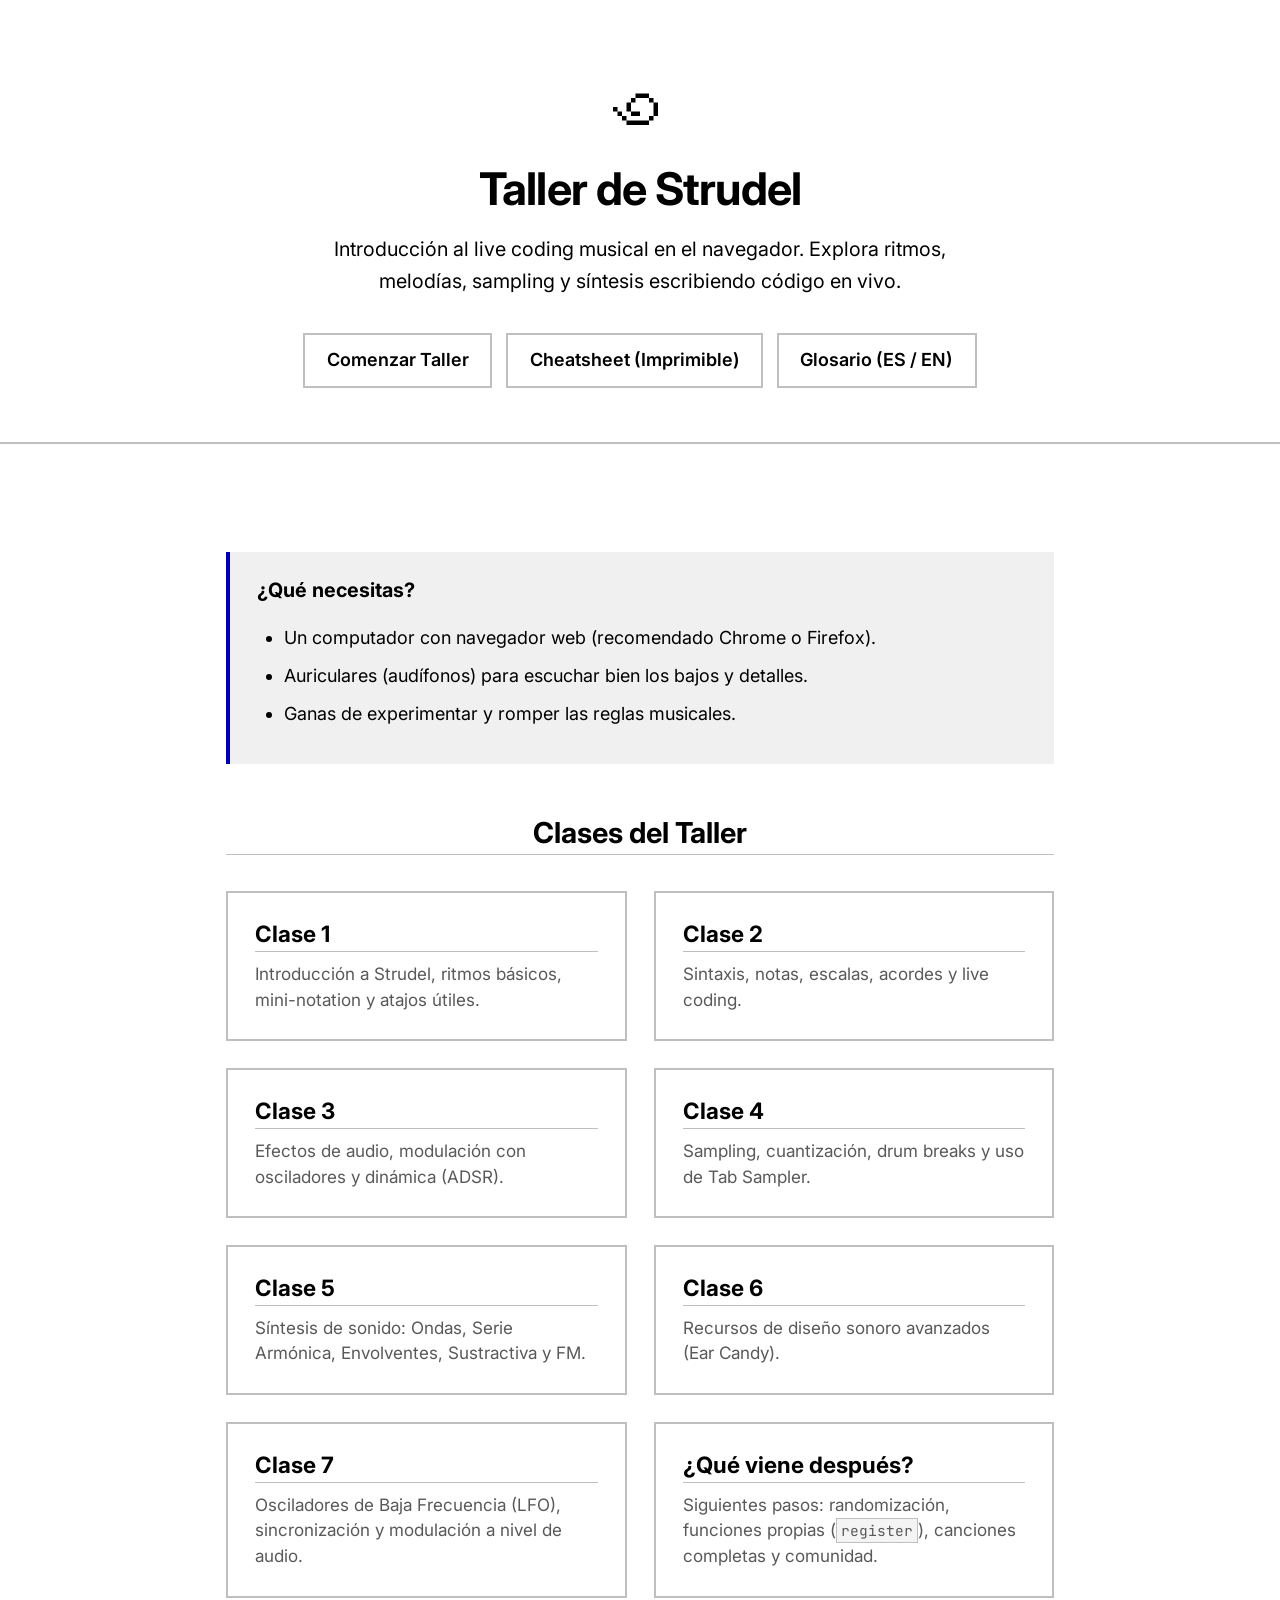
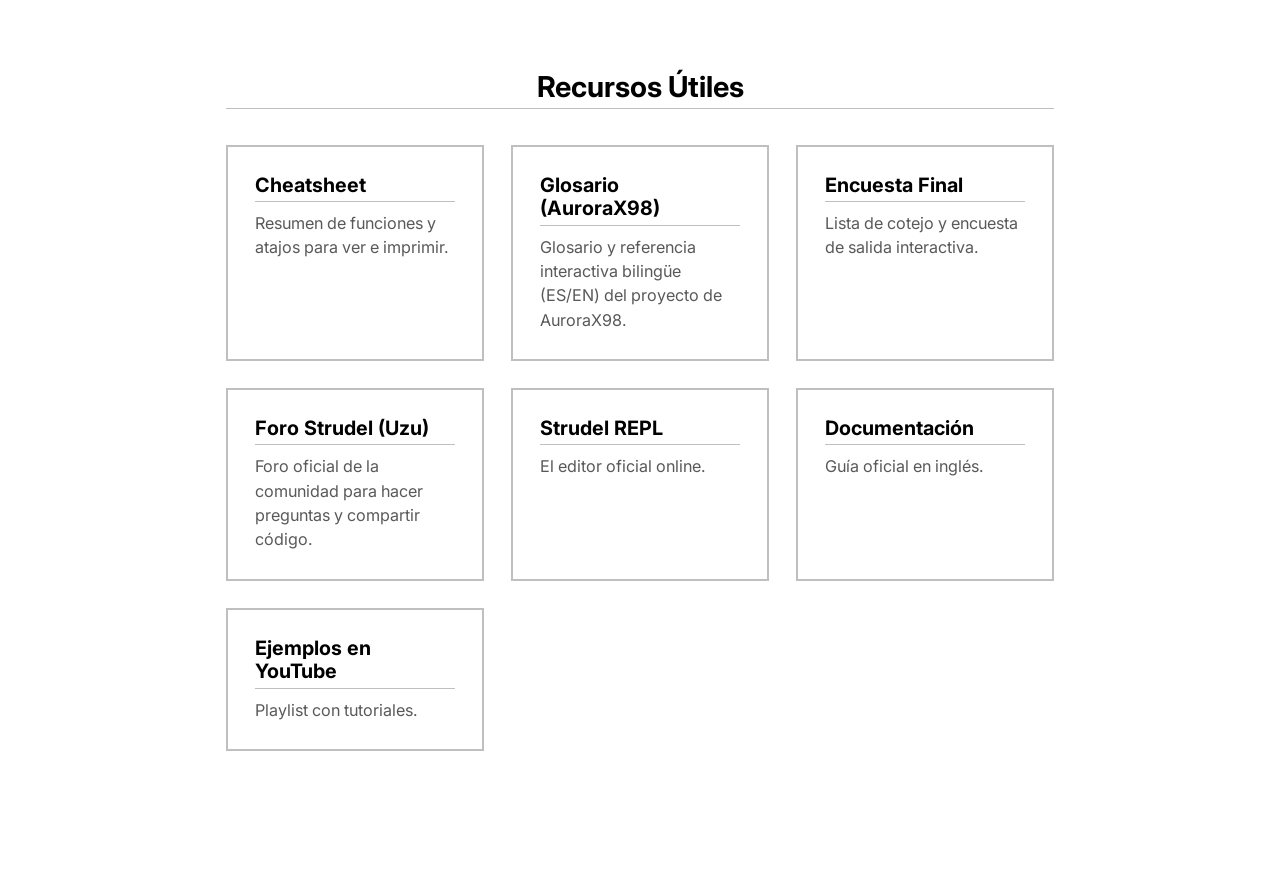
<file: index.html>
<!DOCTYPE html>
<html lang="es">
<head>
<meta charset="utf-8"/>
<meta name="viewport" content="width=device-width, initial-scale=1"/>
<title>꩜ Taller de Strudel — UAH</title>
<meta name="author" content="Diego Aliaga"/>
<link rel="icon" href="data:image/svg+xml,<svg xmlns='http://www.w3.org/2000/svg' viewBox='0 0 100 100'><text y='.9em' font-size='90'>꩜</text></svg>">
<link rel="preconnect" href="https://fonts.googleapis.com">
<link href="https://fonts.googleapis.com/css2?family=Inter:wght@400;500;600;700&family=JetBrains+Mono:wght@400;500&display=swap" rel="stylesheet">
<link rel="stylesheet" href="strudel-taller.css">
<style>
/* ── Landing Page Styles (Minimalist / Protesilaos style) ──────────────── */
body {
  display: flex;
  flex-direction: column;
  min-height: 100vh;
}
.hero {
  padding: 4rem 1rem 3rem;
  border-bottom: 2px solid var(--border);
  margin-bottom: 2rem;
  text-align: center;
}
.hero-icon {
  font-size: 4rem;
  line-height: 1;
  color: var(--text);
  margin-bottom: 1rem;
  display: inline-block;
}
.hero h1 {
  font-size: 2.5rem;
  margin: 0 0 1rem;
  letter-spacing: -0.02em;
}
.hero p {
  font-size: 1.1rem;
  color: var(--text);
  max-width: 650px;
  margin: 0 auto 2rem;
  line-height: 1.6;
}
.btn-primary {
  display: inline-block;
  background: var(--bg);
  color: var(--text);
  padding: .6rem 1.2rem;
  text-decoration: none;
  font-weight: 600;
  border: 2px solid var(--border);
  transition: background .1s, border-color .1s;
}
.btn-primary:hover {
  background: var(--bg-2);
  border-color: var(--text);
}

.grid {
  display: grid;
  grid-template-columns: repeat(auto-fit, minmax(280px, 1fr));
  gap: 1.5rem;
  margin: 2rem 0 3rem;
}
.card {
  background: var(--bg);
  border: 2px solid var(--border);
  padding: 1.5rem;
  text-decoration: none;
  color: var(--text);
  display: flex;
  flex-direction: column;
  transition: border-color .1s;
}
.card:hover {
  border-color: var(--text);
  background: var(--bg-2);
}
.card h2 {
  margin: 0 0 .5rem;
  font-size: 1.25rem;
}
.card p {
  margin: 0;
  color: var(--text-muted);
  flex-grow: 1;
  font-size: 0.95rem;
  line-height: 1.5;
}
.card-disabled {
  opacity: 0.5;
  pointer-events: none;
  border-style: dashed;
}

.requirements {
  border-left: 4px solid var(--accent);
  background: var(--bg-2);
  padding: 1.5rem;
  margin: 2rem 0;
}
.requirements h3 {
  margin-top: 0;
  font-size: 1.1rem;
}
.requirements ul {
  margin-bottom: 0;
}
</style>
</head>
<body>
<div class="hero">
  <div class="hero-icon">꩜</div>
  <h1>Taller de Strudel</h1>
  <p>Introducción al live coding musical en el navegador. Explora ritmos, melodías, sampling y síntesis escribiendo código en vivo.</p>
  <div style="display: inline-flex; gap: 0.75rem; flex-wrap: wrap; justify-content: center;">
    <a href="clase-1.html" class="btn-primary">Comenzar Taller</a>
    <a href="cheatsheet.html" class="btn-primary">Cheatsheet (Imprimible)</a>
    <a href="glosario.html" class="btn-primary">Glosario (ES / EN)</a>
  </div>
</div>

<div id="content" style="max-width: 900px;">
  
  <div class="requirements">
    <h3>¿Qué necesitas?</h3>
    <ul>
      <li>Un computador con navegador web (recomendado Chrome o Firefox).</li>
      <li>Auriculares (audífonos) para escuchar bien los bajos y detalles.</li>
      <li>Ganas de experimentar y romper las reglas musicales.</li>
    </ul>
  </div>

  <h2 style="text-align: center; margin-bottom: 2rem;">Clases del Taller</h2>
  <div class="grid">
    <a href="clase-1.html" class="card">
      <h2>Clase 1</h2>
      <p>Introducción a Strudel, ritmos básicos, mini-notation y atajos útiles.</p>
    </a>
    <a href="clase-2.html" class="card">
      <h2>Clase 2</h2>
      <p>Sintaxis, notas, escalas, acordes y live coding.</p>
    </a>
    <a href="clase-3.html" class="card">
      <h2>Clase 3</h2>
      <p>Efectos de audio, modulación con osciladores y dinámica (ADSR).</p>
    </a>
    <a href="clase-4.html" class="card">
      <h2>Clase 4</h2>
      <p>Sampling, cuantización, drum breaks y uso de Tab Sampler.</p>
    </a>
    <a href="clase-5.html" class="card">
      <h2>Clase 5</h2>
      <p>Síntesis de sonido: Ondas, Serie Armónica, Envolventes, Sustractiva y FM.</p>
    </a>
    <a href="clase-6.html" class="card">
      <h2>Clase 6</h2>
      <p>Recursos de diseño sonoro avanzados (Ear Candy).</p>
    </a>
    <a href="clase-7.html" class="card">
      <h2>Clase 7</h2>
      <p>Osciladores de Baja Frecuencia (LFO), sincronización y modulación a nivel de audio.</p>
    </a>
    <a href="que-viene-despues.html" class="card">
      <h2>¿Qué viene después?</h2>
      <p>Siguientes pasos: randomización, funciones propias (<code>register</code>), canciones completas y comunidad.</p>
    </a>
  </div>

  <h2 style="text-align: center; margin-top: 4rem;">Recursos Útiles</h2>
  <div class="grid" style="grid-template-columns: repeat(auto-fit, minmax(200px, 1fr));">
    <a href="cheatsheet.html" class="card">
      <h2 style="font-size: 1.1rem;">Cheatsheet</h2>
      <p style="font-size: 0.9rem;">Resumen de funciones y atajos para ver e imprimir.</p>
    </a>
    <a href="glosario.html" class="card">
      <h2 style="font-size: 1.1rem;">Glosario (AuroraX98)</h2>
      <p style="font-size: 0.9rem;">Glosario y referencia interactiva bilingüe (ES/EN) del proyecto de AuroraX98.</p>
    </a>
    <a href="encuesta.html" class="card">
      <h2 style="font-size: 1.1rem;">Encuesta Final</h2>
      <p style="font-size: 0.9rem;">Lista de cotejo y encuesta de salida interactiva.</p>
    </a>
    <a href="https://uzu.lurk.org/c/strudel/26" target="_blank" rel="noopener" class="card">
      <h2 style="font-size: 1.1rem;">Foro Strudel (Uzu)</h2>
      <p style="font-size: 0.9rem;">Foro oficial de la comunidad para hacer preguntas y compartir código.</p>
    </a>
    <a href="https://strudel.cc/" target="_blank" class="card">
      <h2 style="font-size: 1.1rem;">Strudel REPL</h2>
      <p style="font-size: 0.9rem;">El editor oficial online.</p>
    </a>
    <a href="https://strudel.cc/workshop/getting-started/" target="_blank" class="card">
      <h2 style="font-size: 1.1rem;">Documentación</h2>
      <p style="font-size: 0.9rem;">Guía oficial en inglés.</p>
    </a>
    <a href="https://www.youtube.com/playlist?list=PLEW6tgjJl5yY" target="_blank" class="card">
      <h2 style="font-size: 1.1rem;">Ejemplos en YouTube</h2>
      <p style="font-size: 0.9rem;">Playlist con tutoriales.</p>
    </a>
  </div>
</div>

</body>
</html>
</file>
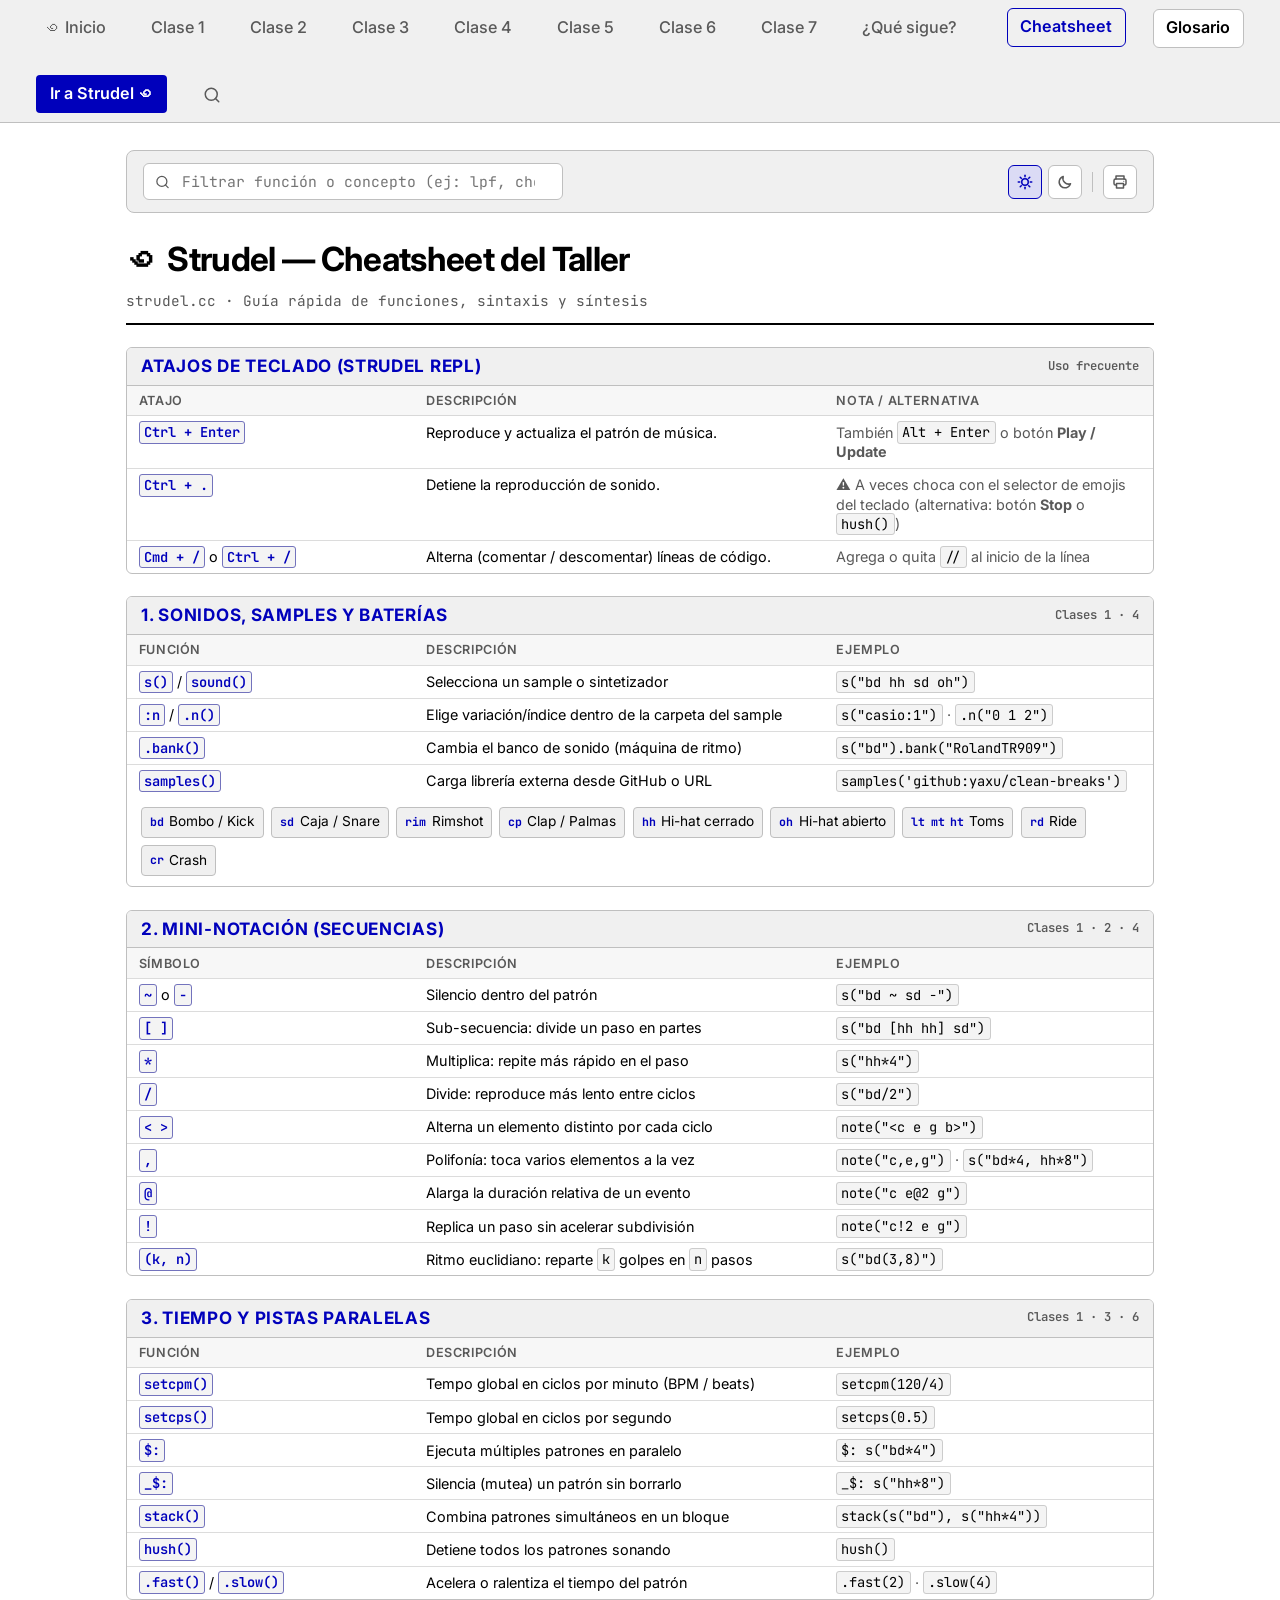
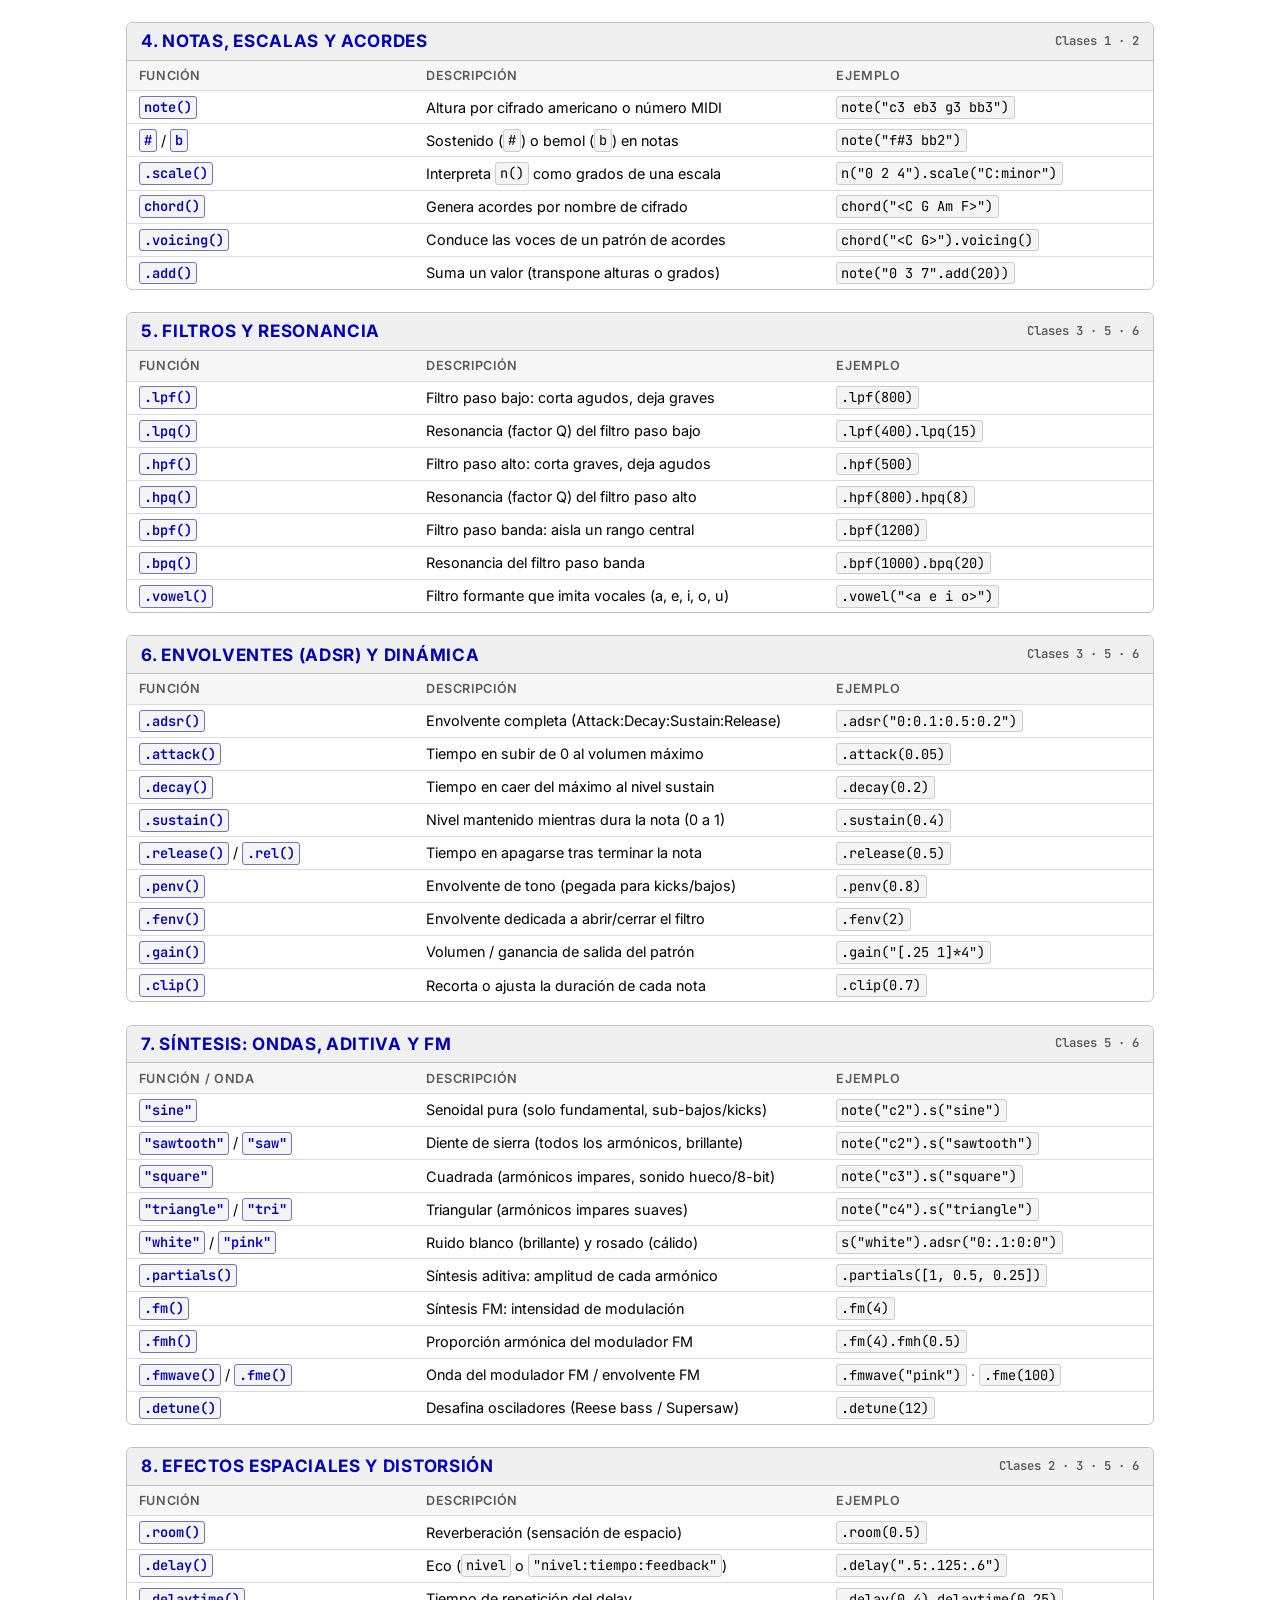
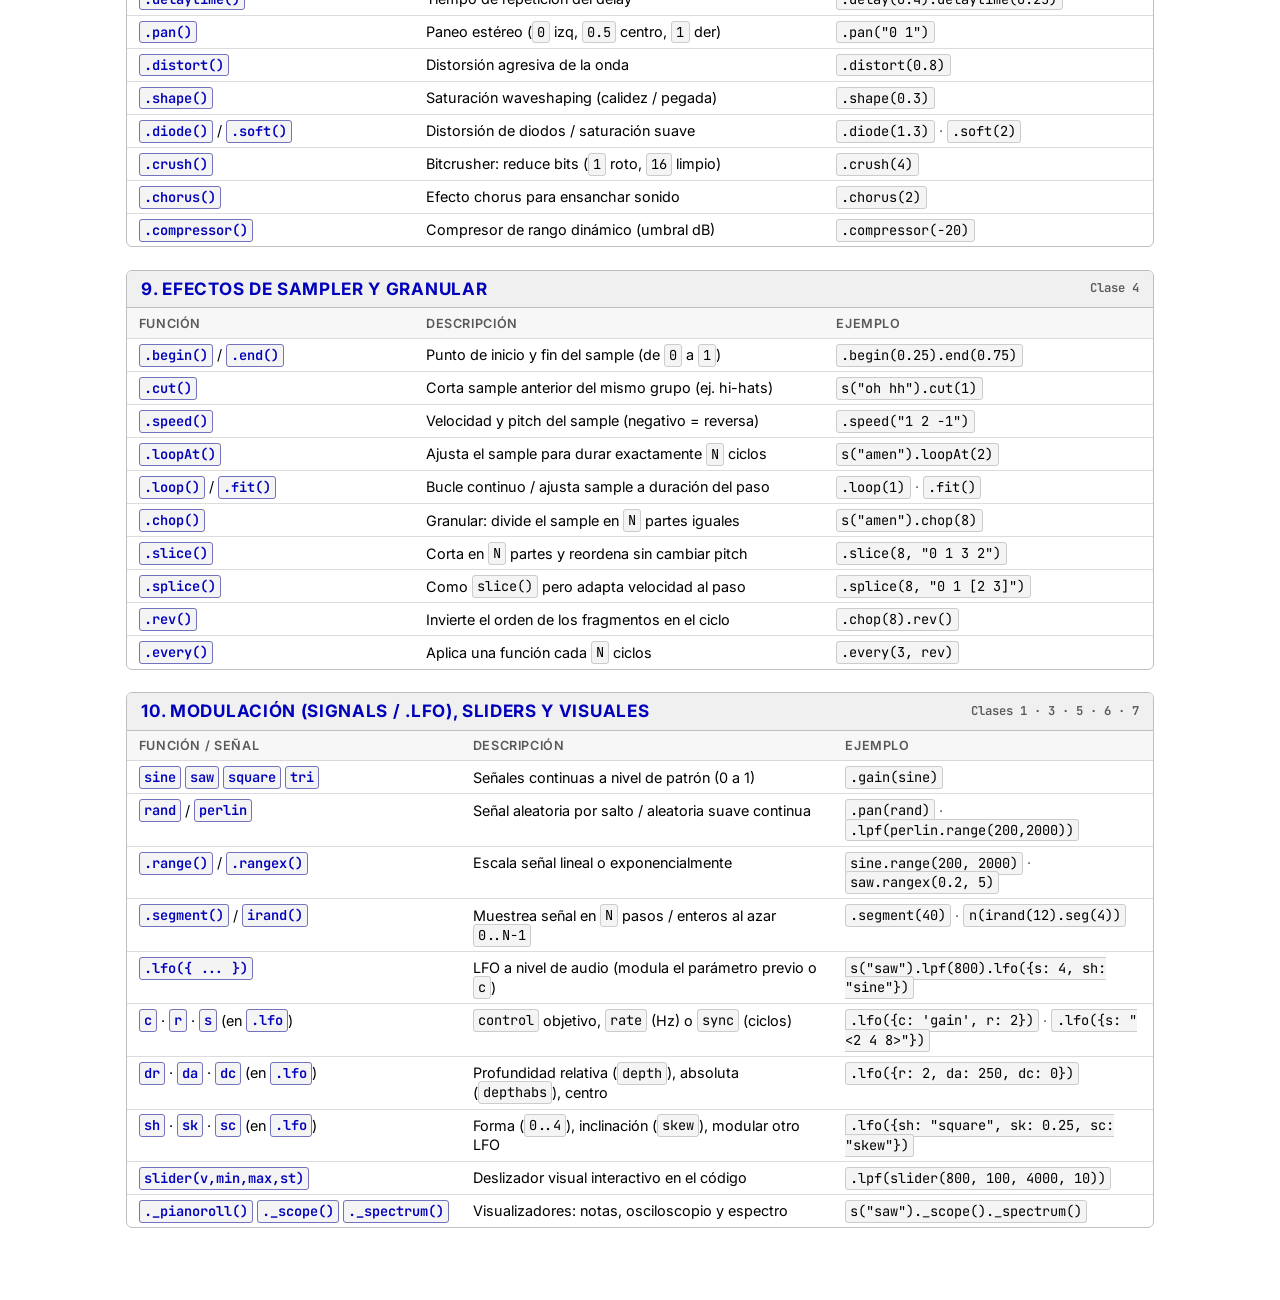
<file: cheatsheet.html>
<!DOCTYPE html>
<html lang="es">
<head>
<meta charset="utf-8"/>
<meta name="viewport" content="width=device-width, initial-scale=1"/>
<title>꩜ Cheatsheet — Taller de Strudel</title>
<meta name="author" content="Diego Aliaga"/>
<link rel="icon" href="data:image/svg+xml,<svg xmlns='http://www.w3.org/2000/svg' viewBox='0 0 100 100'><text y='.9em' font-size='90'>꩜</text></svg>">
<link rel="preconnect" href="https://fonts.googleapis.com">
<link href="https://fonts.googleapis.com/css2?family=Inter:wght@400;500;600;700&family=JetBrains+Mono:wght@400;500;600&display=swap" rel="stylesheet">
<link rel="stylesheet" href="strudel-taller.css">
<style>
#clase-nav {
  position: sticky;
  top: 0;
  z-index: 100;
  background: var(--bg-2);
  border-bottom: 1px solid var(--border);
  padding: .5rem 2rem;
  display: flex;
  gap: 1.5rem;
  align-items: center;
  flex-wrap: wrap;
}
#clase-nav a {
  color: var(--text-muted);
  text-decoration: none;
  font-size: .9rem;
  font-weight: 500;
  padding: .25rem .5rem;
  border-radius: 4px;
  transition: color .15s, background .15s;
}
#clase-nav a:hover { color: var(--text); background: var(--border); }
#clase-nav a.nav-active { color: var(--accent); font-weight: 700; }

/* ── Theme Overrides for Explicit Light / Dark Selection ──────────────── */
html[data-theme="light"] {
  --bg: #ffffff;
  --bg-2: #f2f2f2;
  --border: #b5b5b5;
  --text: #000000;
  --text-muted: #505050;
  --accent: #0000bb;
  --link: #0033cc;
  --link-visited: #7918a5;
  --code-bg: #f4f4f4;
  --desafio-bg: #e5f4fb;
  --desafio-border: #005fdf;
  --desafio-text: #0033cc;
  color-scheme: light;
}

html[data-theme="dark"] {
  --bg: #000000;
  --bg-2: #181818;
  --border: #555555;
  --text: #ffffff;
  --text-muted: #a8a8a8;
  --accent: #00bcff;
  --link: #00bcff;
  --link-visited: #b6a0ff;
  --code-bg: #111111;
  --desafio-bg: #002f5a;
  --desafio-border: #00aaff;
  --desafio-text: #8cc3f6;
  color-scheme: dark;
}

/* ── Cheatsheet Layout & Styling ──────────────────────────────────────── */
#content.cheatsheet-page {
  max-width: 1100px;
  padding: 1.5rem 2rem 4rem;
}

.cs-toolbar {
  display: flex;
  flex-wrap: wrap;
  align-items: center;
  justify-content: space-between;
  gap: 0.75rem;
  background: var(--bg-2);
  border: 1.5px solid var(--border);
  border-radius: 8px;
  padding: 0.65rem 0.9rem;
  margin-bottom: 1.5rem;
}

.cs-search-wrap {
  position: relative;
  flex: 1 1 260px;
  max-width: 420px;
}

.cs-search-input {
  width: 100%;
  font-family: 'JetBrains Mono', monospace;
  font-size: 0.82rem;
  padding: 0.45rem 0.75rem 0.45rem 2.1rem;
  background: var(--bg);
  color: var(--text);
  border: 1px solid var(--border);
  border-radius: 6px;
  outline: none;
}

.cs-search-input:focus {
  border-color: var(--accent);
  box-shadow: 0 0 0 2px color-mix(in srgb, var(--accent) 25%, transparent);
}

.cs-search-icon {
  position: absolute;
  left: 0.65rem;
  top: 50%;
  transform: translateY(-50%);
  color: var(--text-muted);
  pointer-events: none;
}

.cs-actions {
  display: flex;
  align-items: center;
  gap: 0.35rem;
}

.cs-action-divider {
  width: 1px;
  height: 20px;
  background: var(--border);
  margin: 0 0.2rem;
}

.cs-icon-btn {
  width: 34px;
  height: 34px;
  padding: 0;
  border-radius: 6px;
  border: 1px solid var(--border);
  background: var(--bg);
  color: var(--text-muted);
  cursor: pointer;
  display: inline-flex;
  align-items: center;
  justify-content: center;
  transition: color 0.15s, border-color 0.15s, background 0.15s;
}

.cs-icon-btn svg {
  width: 16px;
  height: 16px;
  display: block;
}

.cs-icon-btn:hover {
  color: var(--text);
  border-color: var(--accent);
  background: var(--bg-2);
}

.cs-icon-btn.is-active {
  color: var(--accent);
  border-color: var(--accent);
  background: color-mix(in srgb, var(--accent) 14%, var(--bg));
}

.cs-header {
  display: flex;
  align-items: baseline;
  justify-content: space-between;
  flex-wrap: wrap;
  gap: 0.5rem;
  border-bottom: 2px solid var(--text);
  padding-bottom: 0.6rem;
  margin-bottom: 1.25rem;
}

.cs-header h1 {
  font-size: 1.85rem;
  margin: 0;
  letter-spacing: -0.02em;
  display: flex;
  align-items: center;
  gap: 0.5rem;
}

.cs-header-meta {
  font-family: 'JetBrains Mono', monospace;
  font-size: 0.8rem;
  color: var(--text-muted);
}

.cs-grid {
  display: grid;
  grid-template-columns: 1fr;
  gap: 1.25rem;
  align-items: start;
}

.cs-card {
  width: 100%;
  background: var(--bg);
  border: 1.5px solid var(--border);
  border-radius: 6px;
  overflow: hidden;
  break-inside: avoid;
  page-break-inside: avoid;
}

.cs-card-header {
  background: var(--bg-2);
  border-bottom: 1.5px solid var(--border);
  padding: 0.45rem 0.8rem;
  display: flex;
  align-items: center;
  justify-content: space-between;
}

.cs-card-header h2 {
  font-size: 0.95rem;
  font-weight: 700;
  margin: 0;
  border: none;
  padding: 0;
  text-transform: uppercase;
  letter-spacing: 0.04em;
  color: var(--accent);
}

.cs-card-tag {
  font-family: 'JetBrains Mono', monospace;
  font-size: 0.68rem;
  color: var(--text-muted);
  font-weight: 600;
}

.cs-table {
  width: 100%;
  border-collapse: collapse;
  font-size: 0.8rem;
  line-height: 1.35;
}

.cs-table th,
.cs-table td {
  padding: 0.35rem 0.65rem;
  text-align: left;
  vertical-align: top;
  border-bottom: 1px solid color-mix(in srgb, var(--border) 55%, transparent);
}

.cs-table tr:last-child td {
  border-bottom: none;
}

.cs-table th {
  font-size: 0.7rem;
  text-transform: uppercase;
  letter-spacing: 0.05em;
  color: var(--text-muted);
  background: color-mix(in srgb, var(--bg-2) 55%, var(--bg));
  font-weight: 600;
}

.cs-table td:first-child {
  white-space: nowrap;
  width: 28%;
}

.cs-table td:nth-child(2) {
  color: var(--text);
  width: 40%;
}

.cs-table td:nth-child(3) {
  width: 32%;
  color: var(--text-muted);
}

.cs-table code {
  font-family: 'JetBrains Mono', monospace;
  font-size: 0.76rem;
  padding: 0.1em 0.3em;
  background: var(--code-bg);
  border: 1px solid color-mix(in srgb, var(--border) 75%, transparent);
  border-radius: 3px;
  color: var(--text);
}

.cs-table td:first-child code {
  font-weight: 600;
  color: var(--accent);
  border-color: color-mix(in srgb, var(--accent) 40%, var(--border));
}

.cs-pills {
  padding: 0.55rem 0.75rem;
  display: flex;
  flex-wrap: wrap;
  gap: 0.4rem;
}

.cs-drum-pill {
  font-size: 0.76rem;
  background: var(--bg-2);
  border: 1px solid var(--border);
  border-radius: 4px;
  padding: 0.2rem 0.45rem;
  display: inline-flex;
  align-items: center;
  gap: 0.3rem;
}

.cs-drum-pill code {
  font-weight: 700;
  color: var(--accent);
  background: transparent;
  border: none;
  padding: 0;
}

/* ── Print Styles (Both Light & Dark Printable!) ──────────────────────── */
@media print {
  @page {
    size: A4 portrait;
    margin: 7mm;
  }

  * {
    -webkit-print-color-adjust: exact !important;
    print-color-adjust: exact !important;
  }

  #clase-nav,
  .cs-toolbar,
  #back-to-top,
  #drawer-toggle,
  #drawer-backdrop,
  #sidebar-drawer,
  #search-modal,
  #lightbox {
    display: none !important;
  }

  html {
    font-size: 11px !important;
  }

  body {
    background: var(--bg) !important;
    color: var(--text) !important;
    margin: 0 !important;
    padding: 0 !important;
  }

  #content.cheatsheet-page {
    max-width: 100% !important;
    padding: 4mm !important;
    margin: 0 !important;
    background: var(--bg) !important;
  }

  .cs-header {
    margin-bottom: 0.6rem !important;
    padding-bottom: 0.35rem !important;
  }

  .cs-header h1 {
    font-size: 1.45rem !important;
  }

  .cs-grid {
    grid-template-columns: 1fr !important;
    gap: 0.65rem !important;
  }

  .cs-card {
    border-width: 1px !important;
    break-inside: avoid !important;
    page-break-inside: avoid !important;
  }

  .cs-card-header {
    padding: 0.28rem 0.55rem !important;
  }

  .cs-card-header h2 {
    font-size: 0.82rem !important;
  }

  .cs-table th,
  .cs-table td {
    padding: 0.2rem 0.45rem !important;
    font-size: 0.72rem !important;
    line-height: 1.22 !important;
  }

  .cs-table code {
    font-size: 0.68rem !important;
    padding: 0.05em 0.2em !important;
  }
}
</style>
</head>
<body>
<nav id="clase-nav"><a href="index.html">꩜ Inicio</a><a href="clase-1.html">Clase 1</a><a href="clase-2.html">Clase 2</a><a href="clase-3.html">Clase 3</a><a href="clase-4.html">Clase 4</a><a href="clase-5.html">Clase 5</a><a href="clase-6.html">Clase 6</a><a href="clase-7.html">Clase 7</a><a href="que-viene-despues.html">¿Qué sigue?</a><a href="cheatsheet.html" class="nav-cheatsheet-btn nav-active" style="margin-left: auto;">Cheatsheet</a><a href="glosario.html" class="nav-cheatsheet-btn">Glosario</a><a href="https://warm.strudel.cc/" target="_blank" rel="noopener" class="nav-strudel-btn">Ir a Strudel ꩜</a><a href="#" id="search-trigger" style="text-decoration: none;" title="Buscar en el taller"><svg width="18" height="18" viewBox="0 0 24 24" fill="none" stroke="currentColor" stroke-width="2" stroke-linecap="round" stroke-linejoin="round" style="vertical-align: middle;"><circle cx="11" cy="11" r="8"></circle><line x1="21" y1="21" x2="16.65" y2="16.65"></line></svg></a></nav>

<div id="content" class="cheatsheet-page">

  <!-- Barra de herramientas (oculta al imprimir) -->
  <div class="cs-toolbar">
    <div class="cs-search-wrap">
      <svg class="cs-search-icon" width="15" height="15" viewBox="0 0 24 24" fill="none" stroke="currentColor" stroke-width="2" stroke-linecap="round" stroke-linejoin="round"><circle cx="11" cy="11" r="8"></circle><line x1="21" y1="21" x2="16.65" y2="16.65"></line></svg>
      <input type="search" id="cs-filter" class="cs-search-input" placeholder="Filtrar función o concepto (ej: lpf, chop, adsr, fm)..." aria-label="Filtrar cheatsheet">
    </div>
    <div class="cs-actions">
      <button type="button" id="theme-light-btn" class="cs-icon-btn" title="Modo claro" aria-label="Modo claro">
        <svg viewBox="0 0 16 16" fill="none" stroke="currentColor" stroke-width="1.5" stroke-linecap="round" stroke-linejoin="round">
          <circle cx="8" cy="8" r="3.25"></circle>
          <line x1="8" y1="1.25" x2="8" y2="2.75"></line>
          <line x1="8" y1="13.25" x2="8" y2="14.75"></line>
          <line x1="3.22" y1="3.22" x2="4.28" y2="4.28"></line>
          <line x1="11.72" y1="11.72" x2="12.78" y2="12.78"></line>
          <line x1="1.25" y1="8" x2="2.75" y2="8"></line>
          <line x1="13.25" y1="8" x2="14.75" y2="8"></line>
          <line x1="3.22" y1="12.78" x2="4.28" y2="11.72"></line>
          <line x1="11.72" y1="4.28" x2="12.78" y2="3.22"></line>
        </svg>
      </button>
      <button type="button" id="theme-dark-btn" class="cs-icon-btn" title="Modo oscuro" aria-label="Modo oscuro">
        <svg viewBox="0 0 16 16" fill="none" stroke="currentColor" stroke-width="1.5" stroke-linecap="round" stroke-linejoin="round">
          <path d="M13.5 9.8A5.8 5.8 0 0 1 6.2 2.5a5.8 5.8 0 1 0 7.3 7.3z"></path>
        </svg>
      </button>
      <span class="cs-action-divider" aria-hidden="true"></span>
      <button type="button" id="print-btn" class="cs-icon-btn" title="Imprimir / Guardar PDF" aria-label="Imprimir">
        <svg viewBox="0 0 16 16" fill="none" stroke="currentColor" stroke-width="1.5" stroke-linecap="round" stroke-linejoin="round">
          <path d="M4 5V2h8v3"></path>
          <rect x="2" y="5" width="12" height="6" rx="1.5"></rect>
          <path d="M4.5 9.5h7v4.5h-7z" fill="var(--bg)"></path>
          <circle cx="11.75" cy="7.25" r="0.6" fill="currentColor" stroke="none"></circle>
        </svg>
      </button>
    </div>
  </div>

  <!-- Encabezado imprimible -->
  <header class="cs-header">
    <h1><span>꩜</span> Strudel — Cheatsheet del Taller</h1>
    <div class="cs-header-meta">strudel.cc · Guía rápida de funciones, sintaxis y síntesis</div>
  </header>

  <div class="cs-grid" id="cs-grid">

    <!-- Atajos de Teclado -->
    <section class="cs-card">
      <div class="cs-card-header">
        <h2>Atajos de Teclado (Strudel REPL)</h2>
        <span class="cs-card-tag">Uso frecuente</span>
      </div>
      <table class="cs-table">
        <thead>
          <tr><th>Atajo</th><th>Descripción</th><th>Nota / Alternativa</th></tr>
        </thead>
        <tbody>
          <tr>
            <td><code>Ctrl + Enter</code></td>
            <td>Reproduce y actualiza el patrón de música.</td>
            <td>También <code>Alt + Enter</code> o botón <b>Play / Update</b></td>
          </tr>
          <tr>
            <td><code>Ctrl + .</code></td>
            <td>Detiene la reproducción de sonido.</td>
            <td>⚠️ A veces choca con el selector de emojis del teclado (alternativa: botón <b>Stop</b> o <code>hush()</code>)</td>
          </tr>
          <tr>
            <td><code>Cmd + /</code> o <code>Ctrl + /</code></td>
            <td>Alterna (comentar / descomentar) líneas de código.</td>
            <td>Agrega o quita <code>//</code> al inicio de la línea</td>
          </tr>
        </tbody>
      </table>
    </section>

    <!-- 1. Sonido, Samples y Baterías -->
    <section class="cs-card">
      <div class="cs-card-header">
        <h2>1. Sonidos, Samples y Baterías</h2>
        <span class="cs-card-tag">Clases 1 · 4</span>
      </div>
      <table class="cs-table">
        <thead>
          <tr><th>Función</th><th>Descripción</th><th>Ejemplo</th></tr>
        </thead>
        <tbody>
          <tr><td><code>s()</code> / <code>sound()</code></td><td>Selecciona un sample o sintetizador</td><td><code>s("bd hh sd oh")</code></td></tr>
          <tr><td><code>:n</code> / <code>.n()</code></td><td>Elige variación/índice dentro de la carpeta del sample</td><td><code>s("casio:1")</code> · <code>.n("0 1 2")</code></td></tr>
          <tr><td><code>.bank()</code></td><td>Cambia el banco de sonido (máquina de ritmo)</td><td><code>s("bd").bank("RolandTR909")</code></td></tr>
          <tr><td><code>samples()</code></td><td>Carga librería externa desde GitHub o URL</td><td><code>samples('github:yaxu/clean-breaks')</code></td></tr>
        </tbody>
      </table>
      <div class="cs-pills">
        <span class="cs-drum-pill"><code>bd</code> Bombo / Kick</span>
        <span class="cs-drum-pill"><code>sd</code> Caja / Snare</span>
        <span class="cs-drum-pill"><code>rim</code> Rimshot</span>
        <span class="cs-drum-pill"><code>cp</code> Clap / Palmas</span>
        <span class="cs-drum-pill"><code>hh</code> Hi-hat cerrado</span>
        <span class="cs-drum-pill"><code>oh</code> Hi-hat abierto</span>
        <span class="cs-drum-pill"><code>lt</code> <code>mt</code> <code>ht</code> Toms</span>
        <span class="cs-drum-pill"><code>rd</code> Ride</span>
        <span class="cs-drum-pill"><code>cr</code> Crash</span>
      </div>
    </section>

    <!-- 2. Mini-notación -->
    <section class="cs-card">
      <div class="cs-card-header">
        <h2>2. Mini-Notación (Secuencias)</h2>
        <span class="cs-card-tag">Clases 1 · 2 · 4</span>
      </div>
      <table class="cs-table">
        <thead>
          <tr><th>Símbolo</th><th>Descripción</th><th>Ejemplo</th></tr>
        </thead>
        <tbody>
          <tr><td><code>~</code> o <code>-</code></td><td>Silencio dentro del patrón</td><td><code>s("bd ~ sd -")</code></td></tr>
          <tr><td><code>[ ]</code></td><td>Sub-secuencia: divide un paso en partes</td><td><code>s("bd [hh hh] sd")</code></td></tr>
          <tr><td><code>*</code></td><td>Multiplica: repite más rápido en el paso</td><td><code>s("hh*4")</code></td></tr>
          <tr><td><code>/</code></td><td>Divide: reproduce más lento entre ciclos</td><td><code>s("bd/2")</code></td></tr>
          <tr><td><code>&lt; &gt;</code></td><td>Alterna un elemento distinto por cada ciclo</td><td><code>note("&lt;c e g b&gt;")</code></td></tr>
          <tr><td><code>,</code></td><td>Polifonía: toca varios elementos a la vez</td><td><code>note("c,e,g")</code> · <code>s("bd*4, hh*8")</code></td></tr>
          <tr><td><code>@</code></td><td>Alarga la duración relativa de un evento</td><td><code>note("c e@2 g")</code></td></tr>
          <tr><td><code>!</code></td><td>Replica un paso sin acelerar subdivisión</td><td><code>note("c!2 e g")</code></td></tr>
          <tr><td><code>(k, n)</code></td><td>Ritmo euclidiano: reparte <code>k</code> golpes en <code>n</code> pasos</td><td><code>s("bd(3,8)")</code></td></tr>
        </tbody>
      </table>
    </section>

    <!-- 3. Tiempo y Pistas Paralelas -->
    <section class="cs-card">
      <div class="cs-card-header">
        <h2>3. Tiempo y Pistas Paralelas</h2>
        <span class="cs-card-tag">Clases 1 · 3 · 6</span>
      </div>
      <table class="cs-table">
        <thead>
          <tr><th>Función</th><th>Descripción</th><th>Ejemplo</th></tr>
        </thead>
        <tbody>
          <tr><td><code>setcpm()</code></td><td>Tempo global en ciclos por minuto (BPM / beats)</td><td><code>setcpm(120/4)</code></td></tr>
          <tr><td><code>setcps()</code></td><td>Tempo global en ciclos por segundo</td><td><code>setcps(0.5)</code></td></tr>
          <tr><td><code>$:</code></td><td>Ejecuta múltiples patrones en paralelo</td><td><code>$: s("bd*4")</code></td></tr>
          <tr><td><code>_$:</code></td><td>Silencia (mutea) un patrón sin borrarlo</td><td><code>_$: s("hh*8")</code></td></tr>
          <tr><td><code>stack()</code></td><td>Combina patrones simultáneos en un bloque</td><td><code>stack(s("bd"), s("hh*4"))</code></td></tr>
          <tr><td><code>hush()</code></td><td>Detiene todos los patrones sonando</td><td><code>hush()</code></td></tr>
          <tr><td><code>.fast()</code> / <code>.slow()</code></td><td>Acelera o ralentiza el tiempo del patrón</td><td><code>.fast(2)</code> · <code>.slow(4)</code></td></tr>
        </tbody>
      </table>
    </section>

    <!-- 4. Notas, Escalas y Acordes -->
    <section class="cs-card">
      <div class="cs-card-header">
        <h2>4. Notas, Escalas y Acordes</h2>
        <span class="cs-card-tag">Clases 1 · 2</span>
      </div>
      <table class="cs-table">
        <thead>
          <tr><th>Función</th><th>Descripción</th><th>Ejemplo</th></tr>
        </thead>
        <tbody>
          <tr><td><code>note()</code></td><td>Altura por cifrado americano o número MIDI</td><td><code>note("c3 eb3 g3 bb3")</code></td></tr>
          <tr><td><code>#</code> / <code>b</code></td><td>Sostenido (<code>#</code>) o bemol (<code>b</code>) en notas</td><td><code>note("f#3 bb2")</code></td></tr>
          <tr><td><code>.scale()</code></td><td>Interpreta <code>n()</code> como grados de una escala</td><td><code>n("0 2 4").scale("C:minor")</code></td></tr>
          <tr><td><code>chord()</code></td><td>Genera acordes por nombre de cifrado</td><td><code>chord("&lt;C G Am F&gt;")</code></td></tr>
          <tr><td><code>.voicing()</code></td><td>Conduce las voces de un patrón de acordes</td><td><code>chord("&lt;C G&gt;").voicing()</code></td></tr>
          <tr><td><code>.add()</code></td><td>Suma un valor (transpone alturas o grados)</td><td><code>note("0 3 7".add(20))</code></td></tr>
        </tbody>
      </table>
    </section>

    <!-- 5. Filtros y Síntesis Sustractiva -->
    <section class="cs-card">
      <div class="cs-card-header">
        <h2>5. Filtros y Resonancia</h2>
        <span class="cs-card-tag">Clases 3 · 5 · 6</span>
      </div>
      <table class="cs-table">
        <thead>
          <tr><th>Función</th><th>Descripción</th><th>Ejemplo</th></tr>
        </thead>
        <tbody>
          <tr><td><code>.lpf()</code></td><td>Filtro paso bajo: corta agudos, deja graves</td><td><code>.lpf(800)</code></td></tr>
          <tr><td><code>.lpq()</code></td><td>Resonancia (factor Q) del filtro paso bajo</td><td><code>.lpf(400).lpq(15)</code></td></tr>
          <tr><td><code>.hpf()</code></td><td>Filtro paso alto: corta graves, deja agudos</td><td><code>.hpf(500)</code></td></tr>
          <tr><td><code>.hpq()</code></td><td>Resonancia (factor Q) del filtro paso alto</td><td><code>.hpf(800).hpq(8)</code></td></tr>
          <tr><td><code>.bpf()</code></td><td>Filtro paso banda: aisla un rango central</td><td><code>.bpf(1200)</code></td></tr>
          <tr><td><code>.bpq()</code></td><td>Resonancia del filtro paso banda</td><td><code>.bpf(1000).bpq(20)</code></td></tr>
          <tr><td><code>.vowel()</code></td><td>Filtro formante que imita vocales (a, e, i, o, u)</td><td><code>.vowel("&lt;a e i o&gt;")</code></td></tr>
        </tbody>
      </table>
    </section>

    <!-- 6. Envolventes (ADSR) y Dinámica -->
    <section class="cs-card">
      <div class="cs-card-header">
        <h2>6. Envolventes (ADSR) y Dinámica</h2>
        <span class="cs-card-tag">Clases 3 · 5 · 6</span>
      </div>
      <table class="cs-table">
        <thead>
          <tr><th>Función</th><th>Descripción</th><th>Ejemplo</th></tr>
        </thead>
        <tbody>
          <tr><td><code>.adsr()</code></td><td>Envolvente completa (Attack:Decay:Sustain:Release)</td><td><code>.adsr("0:0.1:0.5:0.2")</code></td></tr>
          <tr><td><code>.attack()</code></td><td>Tiempo en subir de 0 al volumen máximo</td><td><code>.attack(0.05)</code></td></tr>
          <tr><td><code>.decay()</code></td><td>Tiempo en caer del máximo al nivel sustain</td><td><code>.decay(0.2)</code></td></tr>
          <tr><td><code>.sustain()</code></td><td>Nivel mantenido mientras dura la nota (0 a 1)</td><td><code>.sustain(0.4)</code></td></tr>
          <tr><td><code>.release()</code> / <code>.rel()</code></td><td>Tiempo en apagarse tras terminar la nota</td><td><code>.release(0.5)</code></td></tr>
          <tr><td><code>.penv()</code></td><td>Envolvente de tono (pegada para kicks/bajos)</td><td><code>.penv(0.8)</code></td></tr>
          <tr><td><code>.fenv()</code></td><td>Envolvente dedicada a abrir/cerrar el filtro</td><td><code>.fenv(2)</code></td></tr>
          <tr><td><code>.gain()</code></td><td>Volumen / ganancia de salida del patrón</td><td><code>.gain("[.25 1]*4")</code></td></tr>
          <tr><td><code>.clip()</code></td><td>Recorta o ajusta la duración de cada nota</td><td><code>.clip(0.7)</code></td></tr>
        </tbody>
      </table>
    </section>

    <!-- 7. Síntesis: Formas de Onda, Aditiva y FM -->
    <section class="cs-card">
      <div class="cs-card-header">
        <h2>7. Síntesis: Ondas, Aditiva y FM</h2>
        <span class="cs-card-tag">Clases 5 · 6</span>
      </div>
      <table class="cs-table">
        <thead>
          <tr><th>Función / Onda</th><th>Descripción</th><th>Ejemplo</th></tr>
        </thead>
        <tbody>
          <tr><td><code>"sine"</code></td><td>Senoidal pura (solo fundamental, sub-bajos/kicks)</td><td><code>note("c2").s("sine")</code></td></tr>
          <tr><td><code>"sawtooth"</code> / <code>"saw"</code></td><td>Diente de sierra (todos los armónicos, brillante)</td><td><code>note("c2").s("sawtooth")</code></td></tr>
          <tr><td><code>"square"</code></td><td>Cuadrada (armónicos impares, sonido hueco/8-bit)</td><td><code>note("c3").s("square")</code></td></tr>
          <tr><td><code>"triangle"</code> / <code>"tri"</code></td><td>Triangular (armónicos impares suaves)</td><td><code>note("c4").s("triangle")</code></td></tr>
          <tr><td><code>"white"</code> / <code>"pink"</code></td><td>Ruido blanco (brillante) y rosado (cálido)</td><td><code>s("white").adsr("0:.1:0:0")</code></td></tr>
          <tr><td><code>.partials()</code></td><td>Síntesis aditiva: amplitud de cada armónico</td><td><code>.partials([1, 0.5, 0.25])</code></td></tr>
          <tr><td><code>.fm()</code></td><td>Síntesis FM: intensidad de modulación</td><td><code>.fm(4)</code></td></tr>
          <tr><td><code>.fmh()</code></td><td>Proporción armónica del modulador FM</td><td><code>.fm(4).fmh(0.5)</code></td></tr>
          <tr><td><code>.fmwave()</code> / <code>.fme()</code></td><td>Onda del modulador FM / envolvente FM</td><td><code>.fmwave("pink")</code> · <code>.fme(100)</code></td></tr>
          <tr><td><code>.detune()</code></td><td>Desafina osciladores (Reese bass / Supersaw)</td><td><code>.detune(12)</code></td></tr>
        </tbody>
      </table>
    </section>

    <!-- 8. Efectos Espaciales, Distorsión y Color -->
    <section class="cs-card">
      <div class="cs-card-header">
        <h2>8. Efectos Espaciales y Distorsión</h2>
        <span class="cs-card-tag">Clases 2 · 3 · 5 · 6</span>
      </div>
      <table class="cs-table">
        <thead>
          <tr><th>Función</th><th>Descripción</th><th>Ejemplo</th></tr>
        </thead>
        <tbody>
          <tr><td><code>.room()</code></td><td>Reverberación (sensación de espacio)</td><td><code>.room(0.5)</code></td></tr>
          <tr><td><code>.delay()</code></td><td>Eco (<code>nivel</code> o <code>"nivel:tiempo:feedback"</code>)</td><td><code>.delay(".5:.125:.6")</code></td></tr>
          <tr><td><code>.delaytime()</code></td><td>Tiempo de repetición del delay</td><td><code>.delay(0.4).delaytime(0.25)</code></td></tr>
          <tr><td><code>.pan()</code></td><td>Paneo estéreo (<code>0</code> izq, <code>0.5</code> centro, <code>1</code> der)</td><td><code>.pan("0 1")</code></td></tr>
          <tr><td><code>.distort()</code></td><td>Distorsión agresiva de la onda</td><td><code>.distort(0.8)</code></td></tr>
          <tr><td><code>.shape()</code></td><td>Saturación waveshaping (calidez / pegada)</td><td><code>.shape(0.3)</code></td></tr>
          <tr><td><code>.diode()</code> / <code>.soft()</code></td><td>Distorsión de diodos / saturación suave</td><td><code>.diode(1.3)</code> · <code>.soft(2)</code></td></tr>
          <tr><td><code>.crush()</code></td><td>Bitcrusher: reduce bits (<code>1</code> roto, <code>16</code> limpio)</td><td><code>.crush(4)</code></td></tr>
          <tr><td><code>.chorus()</code></td><td>Efecto chorus para ensanchar sonido</td><td><code>.chorus(2)</code></td></tr>
          <tr><td><code>.compressor()</code></td><td>Compresor de rango dinámico (umbral dB)</td><td><code>.compressor(-20)</code></td></tr>
        </tbody>
      </table>
    </section>

    <!-- 9. Sampling y Granular -->
    <section class="cs-card">
      <div class="cs-card-header">
        <h2>9. Efectos de Sampler y Granular</h2>
        <span class="cs-card-tag">Clase 4</span>
      </div>
      <table class="cs-table">
        <thead>
          <tr><th>Función</th><th>Descripción</th><th>Ejemplo</th></tr>
        </thead>
        <tbody>
          <tr><td><code>.begin()</code> / <code>.end()</code></td><td>Punto de inicio y fin del sample (de <code>0</code> a <code>1</code>)</td><td><code>.begin(0.25).end(0.75)</code></td></tr>
          <tr><td><code>.cut()</code></td><td>Corta sample anterior del mismo grupo (ej. hi-hats)</td><td><code>s("oh hh").cut(1)</code></td></tr>
          <tr><td><code>.speed()</code></td><td>Velocidad y pitch del sample (negativo = reversa)</td><td><code>.speed("1 2 -1")</code></td></tr>
          <tr><td><code>.loopAt()</code></td><td>Ajusta el sample para durar exactamente <code>N</code> ciclos</td><td><code>s("amen").loopAt(2)</code></td></tr>
          <tr><td><code>.loop()</code> / <code>.fit()</code></td><td>Bucle continuo / ajusta sample a duración del paso</td><td><code>.loop(1)</code> · <code>.fit()</code></td></tr>
          <tr><td><code>.chop()</code></td><td>Granular: divide el sample en <code>N</code> partes iguales</td><td><code>s("amen").chop(8)</code></td></tr>
          <tr><td><code>.slice()</code></td><td>Corta en <code>N</code> partes y reordena sin cambiar pitch</td><td><code>.slice(8, "0 1 3 2")</code></td></tr>
          <tr><td><code>.splice()</code></td><td>Como <code>slice()</code> pero adapta velocidad al paso</td><td><code>.splice(8, "0 1 [2 3]")</code></td></tr>
          <tr><td><code>.rev()</code></td><td>Invierte el orden de los fragmentos en el ciclo</td><td><code>.chop(8).rev()</code></td></tr>
          <tr><td><code>.every()</code></td><td>Aplica una función cada <code>N</code> ciclos</td><td><code>.every(3, rev)</code></td></tr>
        </tbody>
      </table>
    </section>

    <!-- 10. Modulación (Signals & .lfo), Interactividad y Visualización -->
    <section class="cs-card">
      <div class="cs-card-header">
        <h2>10. Modulación (Signals / .lfo), Sliders y Visuales</h2>
        <span class="cs-card-tag">Clases 1 · 3 · 5 · 6 · 7</span>
      </div>
      <table class="cs-table">
        <thead>
          <tr><th>Función / Señal</th><th>Descripción</th><th>Ejemplo</th></tr>
        </thead>
        <tbody>
          <tr><td><code>sine</code> <code>saw</code> <code>square</code> <code>tri</code></td><td>Señales continuas a nivel de patrón (0 a 1)</td><td><code>.gain(sine)</code></td></tr>
          <tr><td><code>rand</code> / <code>perlin</code></td><td>Señal aleatoria por salto / aleatoria suave continua</td><td><code>.pan(rand)</code> · <code>.lpf(perlin.range(200,2000))</code></td></tr>
          <tr><td><code>.range()</code> / <code>.rangex()</code></td><td>Escala señal lineal o exponencialmente</td><td><code>sine.range(200, 2000)</code> · <code>saw.rangex(0.2, 5)</code></td></tr>
          <tr><td><code>.segment()</code> / <code>irand()</code></td><td>Muestrea señal en <code>N</code> pasos / enteros al azar <code>0..N-1</code></td><td><code>.segment(40)</code> · <code>n(irand(12).seg(4))</code></td></tr>
          <tr><td><code>.lfo({ ... })</code></td><td>LFO a nivel de audio (modula el parámetro previo o <code>c</code>)</td><td><code>s("saw").lpf(800).lfo({s: 4, sh: "sine"})</code></td></tr>
          <tr><td><code>c</code> · <code>r</code> · <code>s</code> (en <code>.lfo</code>)</td><td><code>control</code> objetivo, <code>rate</code> (Hz) o <code>sync</code> (ciclos)</td><td><code>.lfo({c: 'gain', r: 2})</code> · <code>.lfo({s: "&lt;2 4 8&gt;"})</code></td></tr>
          <tr><td><code>dr</code> · <code>da</code> · <code>dc</code> (en <code>.lfo</code>)</td><td>Profundidad relativa (<code>depth</code>), absoluta (<code>depthabs</code>), centro</td><td><code>.lfo({r: 2, da: 250, dc: 0})</code></td></tr>
          <tr><td><code>sh</code> · <code>sk</code> · <code>sc</code> (en <code>.lfo</code>)</td><td>Forma (<code>0..4</code>), inclinación (<code>skew</code>), modular otro LFO</td><td><code>.lfo({sh: "square", sk: 0.25, sc: "skew"})</code></td></tr>
          <tr><td><code>slider(v,min,max,st)</code></td><td>Deslizador visual interactivo en el código</td><td><code>.lpf(slider(800, 100, 4000, 10))</code></td></tr>
          <tr><td><code>._pianoroll()</code> <code>._scope()</code> <code>._spectrum()</code></td><td>Visualizadores: notas, osciloscopio y espectro</td><td><code>s("saw")._scope()._spectrum()</code></td></tr>
        </tbody>
      </table>
    </section>

  </div>
</div>

<a id="back-to-top" href="#" title="Volver al inicio" aria-label="Volver al inicio">↑</a>

<script>
(function() {
  const htmlEl = document.documentElement;
  const lightBtn = document.getElementById('theme-light-btn');
  const darkBtn = document.getElementById('theme-dark-btn');
  const printBtn = document.getElementById('print-btn');
  const filterInput = document.getElementById('cs-filter');

  function getEffectiveTheme() {
    const attr = htmlEl.getAttribute('data-theme');
    if (attr) return attr;
    return window.matchMedia('(prefers-color-scheme: dark)').matches ? 'dark' : 'light';
  }

  function updateThemeButtons(theme) {
    lightBtn.classList.toggle('is-active', theme === 'light');
    darkBtn.classList.toggle('is-active', theme === 'dark');
  }

  function setTheme(theme) {
    htmlEl.setAttribute('data-theme', theme);
    localStorage.setItem('strudel-cs-theme', theme);
    updateThemeButtons(theme);
  }

  // Inicializar tema guardado o del sistema
  const saved = localStorage.getItem('strudel-cs-theme');
  if (saved === 'light' || saved === 'dark') {
    setTheme(saved);
  } else {
    updateThemeButtons(getEffectiveTheme());
  }

  lightBtn.addEventListener('click', () => setTheme('light'));
  darkBtn.addEventListener('click', () => setTheme('dark'));
  printBtn.addEventListener('click', () => window.print());

  // Filtro en vivo
  filterInput.addEventListener('input', () => {
    const q = filterInput.value.trim().toLowerCase();
    const cards = document.querySelectorAll('.cs-card');
    cards.forEach(card => {
      const rows = card.querySelectorAll('tbody tr');
      const pills = card.querySelectorAll('.cs-drum-pill');
      let visibleCount = 0;

      rows.forEach(row => {
        const match = !q || row.textContent.toLowerCase().includes(q);
        row.style.display = match ? '' : 'none';
        if (match) visibleCount++;
      });

      pills.forEach(pill => {
        const match = !q || pill.textContent.toLowerCase().includes(q);
        pill.style.display = match ? '' : 'none';
        if (match) visibleCount++;
      });

      card.style.display = (!q || visibleCount > 0) ? '' : 'none';
    });
  });

  // Back to top
  const b = document.getElementById('back-to-top');
  window.addEventListener('scroll', () => { b.classList.toggle('visible', scrollY > 400); });
  b.addEventListener('click', (e) => { e.preventDefault(); scrollTo({ top: 0, behavior: 'smooth' }); });
})();
</script>
<script src="search.js"></script>
</body>
</html>
</file>
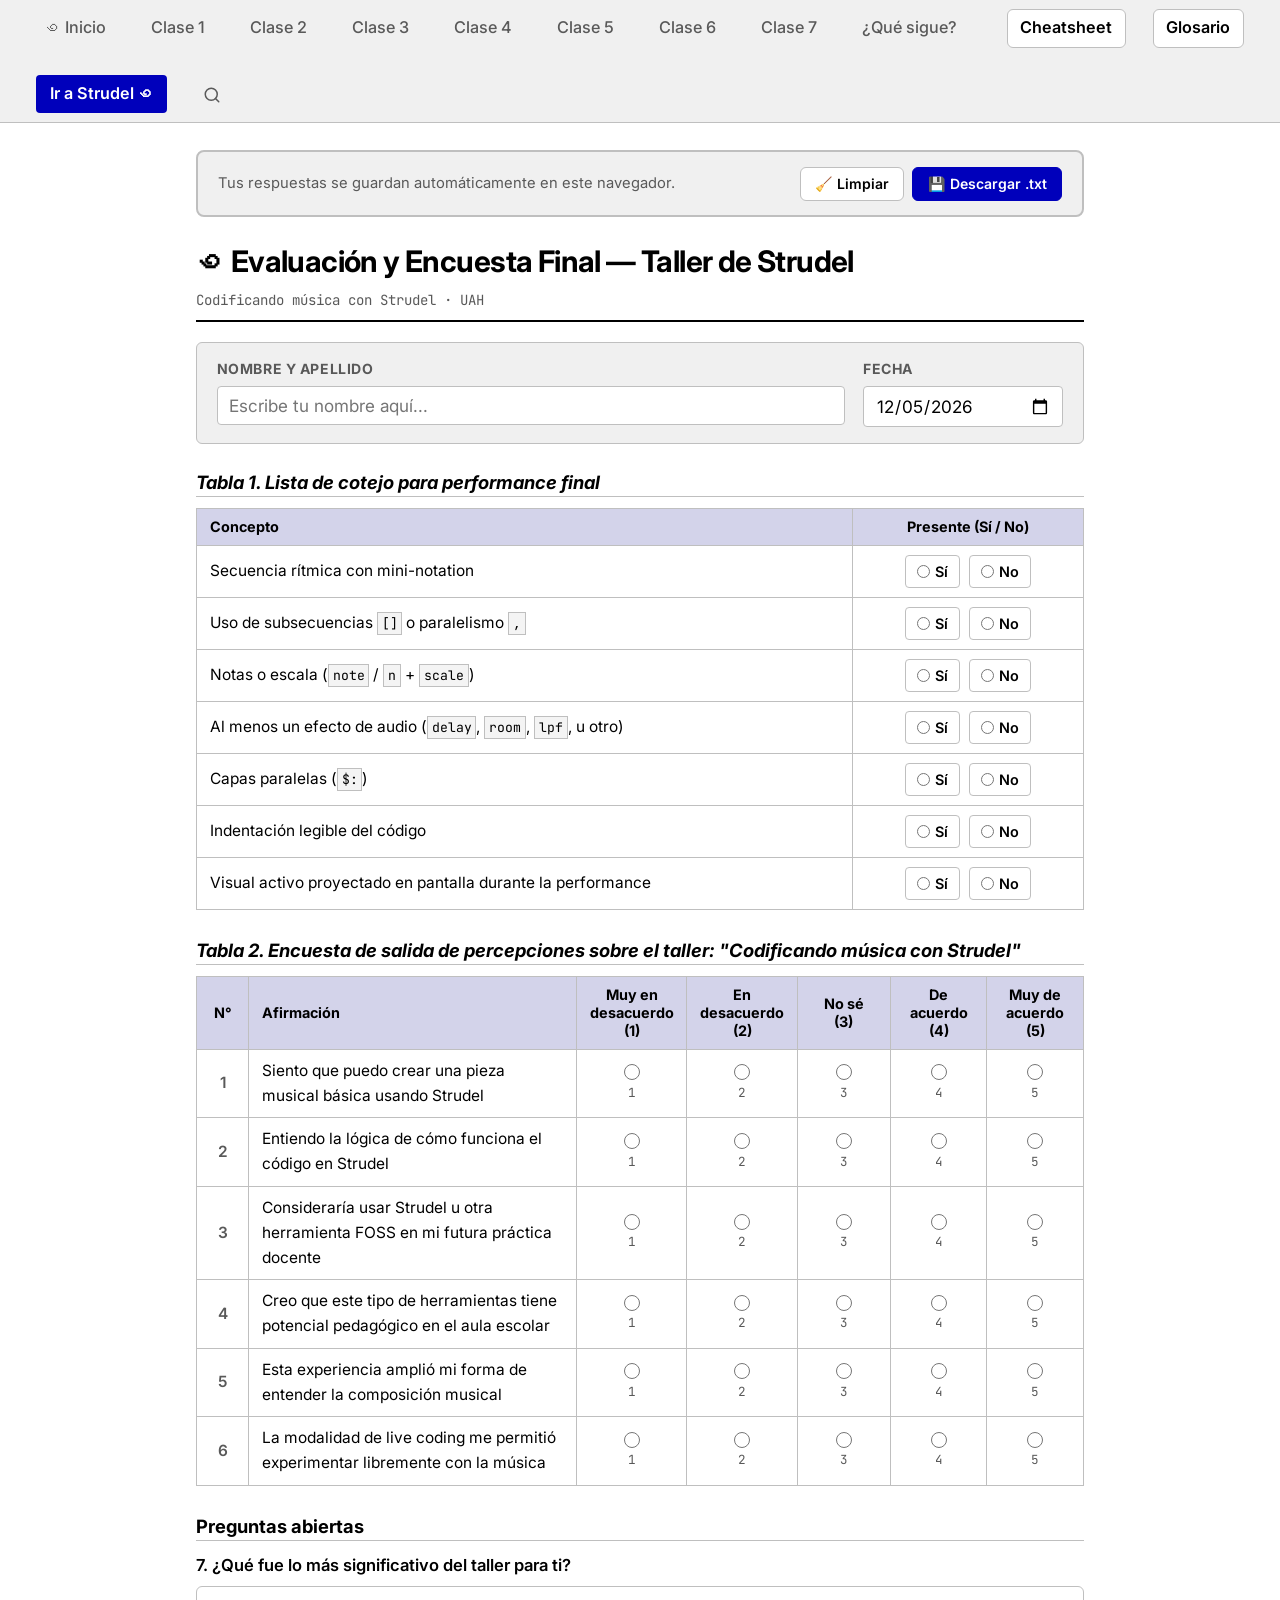
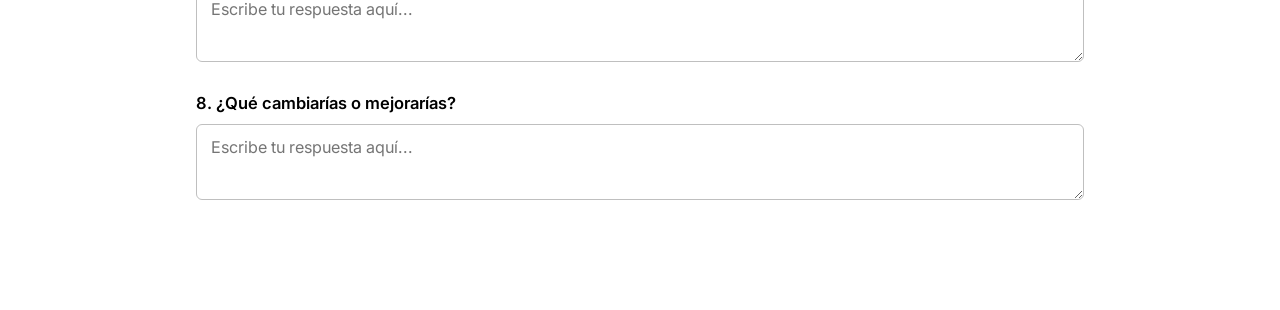
<file: encuesta.html>
<!DOCTYPE html>
<html lang="es">
<head>
<meta charset="utf-8"/>
<meta name="viewport" content="width=device-width, initial-scale=1"/>
<title>꩜ Encuesta Final — Taller de Strudel</title>
<meta name="author" content="Diego Aliaga"/>
<link rel="icon" href="data:image/svg+xml,<svg xmlns='http://www.w3.org/2000/svg' viewBox='0 0 100 100'><text y='.9em' font-size='90'>꩜</text></svg>">
<link rel="preconnect" href="https://fonts.googleapis.com">
<link href="https://fonts.googleapis.com/css2?family=Inter:wght@400;500;600;700&family=JetBrains+Mono:wght@400;500;600&display=swap" rel="stylesheet">
<link rel="stylesheet" href="strudel-taller.css">
<style>
#clase-nav {
  position: sticky;
  top: 0;
  z-index: 100;
  background: var(--bg-2);
  border-bottom: 1px solid var(--border);
  padding: .5rem 2rem;
  display: flex;
  gap: 1.5rem;
  align-items: center;
  flex-wrap: wrap;
}
#clase-nav a {
  color: var(--text-muted);
  text-decoration: none;
  font-size: .9rem;
  font-weight: 500;
  padding: .25rem .5rem;
  border-radius: 4px;
  transition: color .15s, background .15s;
}
#clase-nav a:hover { color: var(--text); background: var(--border); }
#clase-nav a.nav-active { color: var(--accent); font-weight: 700; }

#content.survey-page {
  max-width: 960px;
  padding: 1.5rem 2rem 4rem;
}

/* ── Toolbar ──────────────────────────────────────────────────────────── */
.sv-toolbar {
  display: flex;
  flex-wrap: wrap;
  align-items: center;
  justify-content: space-between;
  gap: 0.75rem;
  background: var(--bg-2);
  border: 2px solid var(--border);
  border-radius: 8px;
  padding: 0.8rem 1.1rem;
  margin-bottom: 1.5rem;
}

.sv-toolbar-hint {
  font-size: 0.82rem;
  color: var(--text-muted);
}

.sv-actions {
  display: flex;
  flex-wrap: wrap;
  gap: 0.45rem;
  align-items: center;
}

.sv-btn {
  font-family: 'Inter', sans-serif;
  font-size: 0.78rem;
  font-weight: 600;
  padding: 0.42rem 0.8rem;
  border-radius: 6px;
  border: 1.5px solid var(--border);
  background: var(--bg);
  color: var(--text);
  cursor: pointer;
  display: inline-flex;
  align-items: center;
  gap: 0.35rem;
  transition: border-color 0.15s, background 0.15s;
}

.sv-btn:hover {
  border-color: var(--accent);
  background: var(--bg-2);
}

.sv-btn-primary {
  background: var(--accent);
  color: #ffffff;
  border-color: var(--accent);
}

@media (prefers-color-scheme: dark) {
  .sv-btn-primary {
    color: #000000;
  }
}

.sv-btn-primary:hover {
  opacity: 0.92;
  background: var(--accent);
}

/* ── Header & Student Info Box ────────────────────────────────────────── */
.sv-header {
  display: flex;
  align-items: baseline;
  justify-content: space-between;
  flex-wrap: wrap;
  gap: 0.5rem;
  border-bottom: 2px solid var(--text);
  padding-bottom: 0.5rem;
  margin-bottom: 1.1rem;
}

.sv-header h1 {
  font-size: 1.65rem;
  margin: 0;
  letter-spacing: -0.02em;
}

.sv-header-meta {
  font-family: 'JetBrains Mono', monospace;
  font-size: 0.78rem;
  color: var(--text-muted);
}

.sv-student-box {
  display: grid;
  grid-template-columns: 1fr 200px;
  gap: 1rem;
  background: var(--bg-2);
  border: 1.5px solid var(--border);
  border-radius: 6px;
  padding: 0.85rem 1.1rem;
  margin-bottom: 1.5rem;
}

@media (max-width: 640px) {
  .sv-student-box {
    grid-template-columns: 1fr;
  }
}

.sv-field {
  display: flex;
  flex-direction: column;
  gap: 0.3rem;
}

.sv-field label {
  font-size: 0.78rem;
  font-weight: 700;
  text-transform: uppercase;
  letter-spacing: 0.04em;
  color: var(--text-muted);
}

.sv-input {
  font-family: 'Inter', sans-serif;
  font-size: 0.95rem;
  padding: 0.45rem 0.65rem;
  background: var(--bg);
  color: var(--text);
  border: 1.5px solid var(--border);
  border-radius: 4px;
  outline: none;
  width: 100%;
}

.sv-input:focus {
  border-color: var(--accent);
}

/* ── Tables & Sections ────────────────────────────────────────────────── */
.sv-section {
  margin-bottom: 1.6rem;
  break-inside: avoid;
  page-break-inside: avoid;
}

.sv-section-title {
  font-size: 1.02rem;
  font-weight: 700;
  font-style: italic;
  margin: 0 0 0.6rem;
  color: var(--text);
}

.sv-table {
  width: 100%;
  border-collapse: collapse;
  border: 1.5px solid var(--border);
  background: var(--bg);
  font-size: 0.86rem;
}

.sv-table th,
.sv-table td {
  border: 1px solid var(--border);
  padding: 0.5rem 0.7rem;
  vertical-align: middle;
}

.sv-table thead th {
  background: color-mix(in srgb, var(--accent) 12%, var(--bg-2));
  color: var(--text);
  font-weight: 700;
  text-align: center;
  font-size: 0.8rem;
  line-height: 1.25;
}

.sv-table thead th:first-child {
  text-align: left;
}

.sv-table-likert thead th:nth-child(2) {
  text-align: left;
}

.sv-num-cell {
  text-align: center;
  font-weight: 600;
  width: 42px;
  color: var(--text-muted);
}

/* ── Interactive Radio Options (Checklist & Likert) ───────────────────── */
.sv-yn-group {
  display: flex;
  justify-content: center;
  gap: 0.5rem;
}

.sv-choice-label {
  display: inline-flex;
  align-items: center;
  justify-content: center;
  gap: 0.3rem;
  cursor: pointer;
  padding: 0.22rem 0.6rem;
  border: 1.5px solid var(--border);
  border-radius: 4px;
  font-size: 0.8rem;
  font-weight: 600;
  background: var(--bg);
  color: var(--text);
  user-select: none;
  transition: background 0.12s, border-color 0.12s, color 0.12s;
}

.sv-choice-label:hover {
  border-color: var(--accent);
}

.sv-choice-label input[type="radio"] {
  accent-color: var(--accent);
  margin: 0;
  cursor: pointer;
}

.sv-choice-label:has(input:checked) {
  background: color-mix(in srgb, var(--accent) 16%, var(--bg));
  border-color: var(--accent);
  color: var(--accent);
}

.sv-likert-cell {
  text-align: center;
  width: 11%;
  padding: 0.35rem 0.25rem !important;
}

.sv-likert-label {
  display: flex;
  flex-direction: column;
  align-items: center;
  justify-content: center;
  gap: 0.15rem;
  width: 100%;
  height: 100%;
  padding: 0.35rem 0.2rem;
  cursor: pointer;
  border-radius: 4px;
  border: 1.5px solid transparent;
  transition: background 0.12s, border-color 0.12s;
}

.sv-likert-label:hover {
  background: var(--bg-2);
}

.sv-likert-label input[type="radio"] {
  accent-color: var(--accent);
  width: 16px;
  height: 16px;
  margin: 0;
  cursor: pointer;
}

.sv-likert-num {
  font-family: 'JetBrains Mono', monospace;
  font-size: 0.7rem;
  color: var(--text-muted);
}

.sv-likert-label:has(input:checked) {
  background: color-mix(in srgb, var(--accent) 16%, var(--bg));
  border-color: var(--accent);
}

.sv-likert-label:has(input:checked) .sv-likert-num {
  color: var(--accent);
  font-weight: 700;
}

/* ── Open Questions ───────────────────────────────────────────────────── */
.sv-open-question {
  margin-bottom: 1.1rem;
}

.sv-open-question label {
  display: block;
  font-weight: 600;
  font-size: 0.92rem;
  margin-bottom: 0.4rem;
}

.sv-textarea {
  width: 100%;
  min-height: 76px;
  font-family: 'Inter', sans-serif;
  font-size: 0.9rem;
  line-height: 1.5;
  padding: 0.55rem 0.75rem;
  background: var(--bg);
  color: var(--text);
  border: 1.5px solid var(--border);
  border-radius: 6px;
  resize: vertical;
  outline: none;
}

.sv-textarea:focus {
  border-color: var(--accent);
}

/* ── Print Styles (Fits on 1 Single A4 Page!) ─────────────────────────── */
@media print {
  @page {
    size: A4 portrait;
    margin: 9mm 11mm;
  }

  * {
    -webkit-print-color-adjust: exact !important;
    print-color-adjust: exact !important;
  }

  #clase-nav,
  .sv-toolbar,
  #back-to-top,
  #search-modal,
  #lightbox {
    display: none !important;
  }

  html {
    font-size: 11.5px !important;
  }

  body {
    background: var(--bg) !important;
    color: var(--text) !important;
    margin: 0 !important;
    padding: 0 !important;
  }

  #content.survey-page {
    max-width: 100% !important;
    padding: 2mm !important;
    margin: 0 !important;
    background: var(--bg) !important;
  }

  .sv-header {
    margin-bottom: 0.65rem !important;
    padding-bottom: 0.3rem !important;
  }

  .sv-header h1 {
    font-size: 1.35rem !important;
  }

  .sv-student-box {
    grid-template-columns: 1fr 160px !important;
    padding: 0.5rem 0.75rem !important;
    margin-bottom: 0.85rem !important;
    gap: 0.75rem !important;
  }

  .sv-input {
    padding: 0.3rem 0.5rem !important;
    font-size: 0.88rem !important;
  }

  .sv-section {
    margin-bottom: 0.95rem !important;
  }

  .sv-section-title {
    font-size: 0.92rem !important;
    margin-bottom: 0.35rem !important;
  }

  .sv-table th,
  .sv-table td {
    padding: 0.28rem 0.5rem !important;
    font-size: 0.78rem !important;
    line-height: 1.25 !important;
  }

  .sv-choice-label {
    padding: 0.12rem 0.45rem !important;
    font-size: 0.74rem !important;
  }

  .sv-likert-label {
    padding: 0.15rem 0.1rem !important;
  }

  .sv-textarea {
    min-height: 58px !important;
    padding: 0.35rem 0.5rem !important;
    font-size: 0.82rem !important;
  }
}
</style>
</head>
<body>
<nav id="clase-nav"><a href="index.html">꩜ Inicio</a><a href="clase-1.html">Clase 1</a><a href="clase-2.html">Clase 2</a><a href="clase-3.html">Clase 3</a><a href="clase-4.html">Clase 4</a><a href="clase-5.html">Clase 5</a><a href="clase-6.html">Clase 6</a><a href="clase-7.html">Clase 7</a><a href="que-viene-despues.html">¿Qué sigue?</a><a href="cheatsheet.html" class="nav-cheatsheet-btn" style="margin-left: auto;">Cheatsheet</a><a href="glosario.html" class="nav-cheatsheet-btn">Glosario</a><a href="https://warm.strudel.cc/" target="_blank" rel="noopener" class="nav-strudel-btn">Ir a Strudel ꩜</a><a href="#" id="search-trigger" style="text-decoration: none;" title="Buscar en el taller"><svg width="18" height="18" viewBox="0 0 24 24" fill="none" stroke="currentColor" stroke-width="2" stroke-linecap="round" stroke-linejoin="round" style="vertical-align: middle;"><circle cx="11" cy="11" r="8"></circle><line x1="21" y1="21" x2="16.65" y2="16.65"></line></svg></a></nav>

<div id="content" class="survey-page">

  <!-- Barra de controles -->
  <div class="sv-toolbar">
    <span class="sv-toolbar-hint">Tus respuestas se guardan automáticamente en este navegador.</span>
    <div class="sv-actions">
      <button type="button" id="clear-form-btn" class="sv-btn" title="Dejar todas las casillas en blanco">
        🧹 Limpiar
      </button>
      <button type="button" id="export-txt-btn" class="sv-btn sv-btn-primary" title="Descargar respuestas en archivo de texto">
        💾 Descargar .txt
      </button>
    </div>
  </div>

  <form id="strudel-survey-form" autocomplete="off">
    <!-- Encabezado -->
    <header class="sv-header">
      <h1><span>꩜</span> Evaluación y Encuesta Final — Taller de Strudel</h1>
      <div class="sv-header-meta">Codificando música con Strudel · UAH</div>
    </header>

    <!-- Casilla de Nombre y Fecha -->
    <div class="sv-student-box">
      <div class="sv-field">
        <label for="student-name">Nombre y Apellido</label>
        <input type="text" id="student-name" name="student_name" class="sv-input" placeholder="Escribe tu nombre aquí...">
      </div>
      <div class="sv-field">
        <label for="survey-date">Fecha</label>
        <input type="date" id="survey-date" name="survey_date" class="sv-input">
      </div>
    </div>

    <!-- Tabla 1: Lista de cotejo -->
    <section class="sv-section">
      <h2 class="sv-section-title">Tabla 1. Lista de cotejo para performance final</h2>
      <table class="sv-table">
        <thead>
          <tr>
            <th style="width: 74%;">Concepto</th>
            <th style="width: 26%;">Presente (Sí / No)</th>
          </tr>
        </thead>
        <tbody>
          <tr>
            <td>Secuencia rítmica con mini-notation</td>
            <td>
              <div class="sv-yn-group">
                <label class="sv-choice-label"><input type="radio" name="c1" value="Sí"> Sí</label>
                <label class="sv-choice-label"><input type="radio" name="c1" value="No"> No</label>
              </div>
            </td>
          </tr>
          <tr>
            <td>Uso de subsecuencias <code>[]</code> o paralelismo <code>,</code></td>
            <td>
              <div class="sv-yn-group">
                <label class="sv-choice-label"><input type="radio" name="c2" value="Sí"> Sí</label>
                <label class="sv-choice-label"><input type="radio" name="c2" value="No"> No</label>
              </div>
            </td>
          </tr>
          <tr>
            <td>Notas o escala (<code>note</code> / <code>n</code> + <code>scale</code>)</td>
            <td>
              <div class="sv-yn-group">
                <label class="sv-choice-label"><input type="radio" name="c3" value="Sí"> Sí</label>
                <label class="sv-choice-label"><input type="radio" name="c3" value="No"> No</label>
              </div>
            </td>
          </tr>
          <tr>
            <td>Al menos un efecto de audio (<code>delay</code>, <code>room</code>, <code>lpf</code>, u otro)</td>
            <td>
              <div class="sv-yn-group">
                <label class="sv-choice-label"><input type="radio" name="c4" value="Sí"> Sí</label>
                <label class="sv-choice-label"><input type="radio" name="c4" value="No"> No</label>
              </div>
            </td>
          </tr>
          <tr>
            <td>Capas paralelas (<code>$:</code>)</td>
            <td>
              <div class="sv-yn-group">
                <label class="sv-choice-label"><input type="radio" name="c5" value="Sí"> Sí</label>
                <label class="sv-choice-label"><input type="radio" name="c5" value="No"> No</label>
              </div>
            </td>
          </tr>
          <tr>
            <td>Indentación legible del código</td>
            <td>
              <div class="sv-yn-group">
                <label class="sv-choice-label"><input type="radio" name="c6" value="Sí"> Sí</label>
                <label class="sv-choice-label"><input type="radio" name="c6" value="No"> No</label>
              </div>
            </td>
          </tr>
          <tr>
            <td>Visual activo proyectado en pantalla durante la performance</td>
            <td>
              <div class="sv-yn-group">
                <label class="sv-choice-label"><input type="radio" name="c7" value="Sí"> Sí</label>
                <label class="sv-choice-label"><input type="radio" name="c7" value="No"> No</label>
              </div>
            </td>
          </tr>
        </tbody>
      </table>
    </section>

    <!-- Tabla 2: Encuesta de percepciones -->
    <section class="sv-section">
      <h2 class="sv-section-title">Tabla 2. Encuesta de salida de percepciones sobre el taller: "Codificando música con Strudel"</h2>
      <table class="sv-table sv-table-likert">
        <thead>
          <tr>
            <th style="width: 6%; text-align: center;">N°</th>
            <th style="width: 39%;">Afirmación</th>
            <th>Muy en desacuerdo<br>(1)</th>
            <th>En desacuerdo<br>(2)</th>
            <th>No sé<br>(3)</th>
            <th>De acuerdo<br>(4)</th>
            <th>Muy de acuerdo<br>(5)</th>
          </tr>
        </thead>
        <tbody>
          <tr>
            <td class="sv-num-cell">1</td>
            <td>Siento que puedo crear una pieza musical básica usando Strudel</td>
            <td class="sv-likert-cell"><label class="sv-likert-label"><input type="radio" name="q1" value="1"><span class="sv-likert-num">1</span></label></td>
            <td class="sv-likert-cell"><label class="sv-likert-label"><input type="radio" name="q1" value="2"><span class="sv-likert-num">2</span></label></td>
            <td class="sv-likert-cell"><label class="sv-likert-label"><input type="radio" name="q1" value="3"><span class="sv-likert-num">3</span></label></td>
            <td class="sv-likert-cell"><label class="sv-likert-label"><input type="radio" name="q1" value="4"><span class="sv-likert-num">4</span></label></td>
            <td class="sv-likert-cell"><label class="sv-likert-label"><input type="radio" name="q1" value="5"><span class="sv-likert-num">5</span></label></td>
          </tr>
          <tr>
            <td class="sv-num-cell">2</td>
            <td>Entiendo la lógica de cómo funciona el código en Strudel</td>
            <td class="sv-likert-cell"><label class="sv-likert-label"><input type="radio" name="q2" value="1"><span class="sv-likert-num">1</span></label></td>
            <td class="sv-likert-cell"><label class="sv-likert-label"><input type="radio" name="q2" value="2"><span class="sv-likert-num">2</span></label></td>
            <td class="sv-likert-cell"><label class="sv-likert-label"><input type="radio" name="q2" value="3"><span class="sv-likert-num">3</span></label></td>
            <td class="sv-likert-cell"><label class="sv-likert-label"><input type="radio" name="q2" value="4"><span class="sv-likert-num">4</span></label></td>
            <td class="sv-likert-cell"><label class="sv-likert-label"><input type="radio" name="q2" value="5"><span class="sv-likert-num">5</span></label></td>
          </tr>
          <tr>
            <td class="sv-num-cell">3</td>
            <td>Consideraría usar Strudel u otra herramienta FOSS en mi futura práctica docente</td>
            <td class="sv-likert-cell"><label class="sv-likert-label"><input type="radio" name="q3" value="1"><span class="sv-likert-num">1</span></label></td>
            <td class="sv-likert-cell"><label class="sv-likert-label"><input type="radio" name="q3" value="2"><span class="sv-likert-num">2</span></label></td>
            <td class="sv-likert-cell"><label class="sv-likert-label"><input type="radio" name="q3" value="3"><span class="sv-likert-num">3</span></label></td>
            <td class="sv-likert-cell"><label class="sv-likert-label"><input type="radio" name="q3" value="4"><span class="sv-likert-num">4</span></label></td>
            <td class="sv-likert-cell"><label class="sv-likert-label"><input type="radio" name="q3" value="5"><span class="sv-likert-num">5</span></label></td>
          </tr>
          <tr>
            <td class="sv-num-cell">4</td>
            <td>Creo que este tipo de herramientas tiene potencial pedagógico en el aula escolar</td>
            <td class="sv-likert-cell"><label class="sv-likert-label"><input type="radio" name="q4" value="1"><span class="sv-likert-num">1</span></label></td>
            <td class="sv-likert-cell"><label class="sv-likert-label"><input type="radio" name="q4" value="2"><span class="sv-likert-num">2</span></label></td>
            <td class="sv-likert-cell"><label class="sv-likert-label"><input type="radio" name="q4" value="3"><span class="sv-likert-num">3</span></label></td>
            <td class="sv-likert-cell"><label class="sv-likert-label"><input type="radio" name="q4" value="4"><span class="sv-likert-num">4</span></label></td>
            <td class="sv-likert-cell"><label class="sv-likert-label"><input type="radio" name="q4" value="5"><span class="sv-likert-num">5</span></label></td>
          </tr>
          <tr>
            <td class="sv-num-cell">5</td>
            <td>Esta experiencia amplió mi forma de entender la composición musical</td>
            <td class="sv-likert-cell"><label class="sv-likert-label"><input type="radio" name="q5" value="1"><span class="sv-likert-num">1</span></label></td>
            <td class="sv-likert-cell"><label class="sv-likert-label"><input type="radio" name="q5" value="2"><span class="sv-likert-num">2</span></label></td>
            <td class="sv-likert-cell"><label class="sv-likert-label"><input type="radio" name="q5" value="3"><span class="sv-likert-num">3</span></label></td>
            <td class="sv-likert-cell"><label class="sv-likert-label"><input type="radio" name="q5" value="4"><span class="sv-likert-num">4</span></label></td>
            <td class="sv-likert-cell"><label class="sv-likert-label"><input type="radio" name="q5" value="5"><span class="sv-likert-num">5</span></label></td>
          </tr>
          <tr>
            <td class="sv-num-cell">6</td>
            <td>La modalidad de live coding me permitió experimentar libremente con la música</td>
            <td class="sv-likert-cell"><label class="sv-likert-label"><input type="radio" name="q6" value="1"><span class="sv-likert-num">1</span></label></td>
            <td class="sv-likert-cell"><label class="sv-likert-label"><input type="radio" name="q6" value="2"><span class="sv-likert-num">2</span></label></td>
            <td class="sv-likert-cell"><label class="sv-likert-label"><input type="radio" name="q6" value="3"><span class="sv-likert-num">3</span></label></td>
            <td class="sv-likert-cell"><label class="sv-likert-label"><input type="radio" name="q6" value="4"><span class="sv-likert-num">4</span></label></td>
            <td class="sv-likert-cell"><label class="sv-likert-label"><input type="radio" name="q6" value="5"><span class="sv-likert-num">5</span></label></td>
          </tr>
        </tbody>
      </table>
    </section>

    <!-- Preguntas abiertas -->
    <section class="sv-section">
      <h2 class="sv-section-title" style="font-style: normal;">Preguntas abiertas</h2>

      <div class="sv-open-question">
        <label for="open-q7">7. ¿Qué fue lo más significativo del taller para ti?</label>
        <textarea id="open-q7" name="q7" class="sv-textarea" placeholder="Escribe tu respuesta aquí..."></textarea>
      </div>

      <div class="sv-open-question">
        <label for="open-q8">8. ¿Qué cambiarías o mejorarías?</label>
        <textarea id="open-q8" name="q8" class="sv-textarea" placeholder="Escribe tu respuesta aquí..."></textarea>
      </div>
    </section>
  </form>

</div>

<script>
(function() {
  const form = document.getElementById('strudel-survey-form');
  const dateInput = document.getElementById('survey-date');
  const clearBtn = document.getElementById('clear-form-btn');
  const exportBtn = document.getElementById('export-txt-btn');

  // Fecha por defecto hoy
  if (!dateInput.value) {
    dateInput.value = new Date().toISOString().slice(0, 10);
  }

  // Autoguardado local
  const STORAGE_KEY = 'strudel-encuesta-v1';
  function saveState() {
    const data = {};
    const fd = new FormData(form);
    for (const [k, v] of fd.entries()) data[k] = v;
    localStorage.setItem(STORAGE_KEY, JSON.stringify(data));
  }

  function loadState() {
    try {
      const raw = localStorage.getItem(STORAGE_KEY);
      if (!raw) return;
      const data = JSON.parse(raw);
      Object.entries(data).forEach(([k, v]) => {
        const el = form.elements[k];
        if (!el) return;
        if (el instanceof RadioNodeList) {
          el.value = v;
        } else {
          el.value = v;
        }
      });
    } catch (e) {}
  }

  loadState();
  form.addEventListener('input', saveState);
  form.addEventListener('change', saveState);

  clearBtn.addEventListener('click', () => {
    form.reset();
    localStorage.removeItem(STORAGE_KEY);
    dateInput.value = new Date().toISOString().slice(0, 10);
  });

  // Exportar respuestas en .txt
  exportBtn.addEventListener('click', () => {
    const fd = new FormData(form);
    const name = (fd.get('student_name') || 'estudiante').trim();
    const date = fd.get('survey_date') || '';
    const lines = [
      'ENCUESTA FINAL — TALLER DE STRUDEL (UAH)',
      '========================================',
      `Nombre: ${name || '(Sin especificar)'}`,
      `Fecha:  ${date}`,
      '',
      'TABLA 1. LISTA DE COTEJO PARA PERFORMANCE FINAL',
      '-----------------------------------------------',
      `1. Secuencia rítmica con mini-notation: ${fd.get('c1') || '-'}`,
      `2. Uso de subsecuencias [] o paralelismo ,: ${fd.get('c2') || '-'}`,
      `3. Notas o escala (note / n + scale): ${fd.get('c3') || '-'}`,
      `4. Al menos un efecto de audio: ${fd.get('c4') || '-'}`,
      `5. Capas paralelas ($:): ${fd.get('c5') || '-'}`,
      `6. Indentación legible del código: ${fd.get('c6') || '-'}`,
      `7. Visual activo proyectado en pantalla: ${fd.get('c7') || '-'}`,
      '',
      'TABLA 2. ENCUESTA DE PERCEPCIONES (1=Muy en desacuerdo .. 5=Muy de acuerdo)',
      '---------------------------------------------------------------------------',
      `1. Puedo crear una pieza musical básica usando Strudel: ${fd.get('q1') || '-'}`,
      `2. Entiendo la lógica de cómo funciona el código en Strudel: ${fd.get('q2') || '-'}`,
      `3. Consideraría usar Strudel u otra herramienta FOSS en mi práctica docente: ${fd.get('q3') || '-'}`,
      `4. Tiene potencial pedagógico en el aula escolar: ${fd.get('q4') || '-'}`,
      `5. Amplió mi forma de entender la composición musical: ${fd.get('q5') || '-'}`,
      `6. Me permitió experimentar libremente con la música: ${fd.get('q6') || '-'}`,
      '',
      'PREGUNTAS ABIERTAS',
      '------------------',
      '7. ¿Qué fue lo más significativo del taller para ti?',
      fd.get('q7') || '(Sin respuesta)',
      '',
      '8. ¿Qué cambiarías o mejorarías?',
      fd.get('q8') || '(Sin respuesta)',
      ''
    ];
    const blob = new Blob([lines.join('\n')], { type: 'text/plain;charset=utf-8' });
    const url = URL.createObjectURL(blob);
    const a = document.createElement('a');
    const slug = name.toLowerCase().replace(/[^a-z0-9]+/g, '-').replace(/^-|-$/g, '') || 'estudiante';
    a.href = url;
    a.download = `encuesta-strudel-${slug}.txt`;
    a.click();
    URL.revokeObjectURL(url);
  });
})();
</script>
<script src="search.js"></script>
</body>
</html>
</file>
<file: strudel-taller.css>
/* Protesilaos-inspired Academic/Blog Theme (Modus Operandi / Vivendi style) */

.nav-cheatsheet-btn {
  border: 1.5px solid var(--border) !important;
  background: var(--bg) !important;
  color: var(--text) !important;
  font-weight: 600 !important;
  padding: 0.3rem 0.7rem !important;
  border-radius: 6px !important;
  text-decoration: none;
  display: inline-flex;
  align-items: center;
  gap: 0.35rem;
  transition: border-color 0.15s ease, background 0.15s ease, transform 0.15s ease;
}
.nav-cheatsheet-btn:hover,
.nav-cheatsheet-btn.nav-active {
  border-color: var(--accent) !important;
  color: var(--accent) !important;
  background: var(--bg-2) !important;
  transform: translateY(-1px);
}

.nav-strudel-btn {
  background: var(--accent);
  color: #ffffff !important;
  font-weight: 600 !important;
  padding: 0.35rem 0.75rem !important;
  border-radius: 6px;
  text-decoration: none;
  display: inline-flex;
  align-items: center;
  gap: 0.35rem;
  transition: opacity 0.15s ease, transform 0.15s ease;
}
.nav-strudel-btn:hover {
  opacity: 0.9;
  transform: translateY(-1px);
}


:root {
  /* Light mode (Modus Operandi style) */
  --bg: #ffffff;
  --bg-2: #f0f0f0;
  --border: #bfbfbf;
  --text: #000000;
  --text-muted: #595959;
  --accent: #0000bb;
  --link: #0033cc;
  --link-visited: #7918a5;
  --code-bg: #f4f4f4;
  --desafio-bg: #e5f4fb;
  --desafio-border: #005fdf;
  --desafio-text: #0033cc;
}

@media (prefers-color-scheme: dark) {
  :root {
    /* Dark mode (Modus Vivendi style) */
    --bg: #000000;
    --bg-2: #1e1e1e;
    --border: #646464;
    --text: #ffffff;
    --text-muted: #a6a6a6;
    --accent: #00bcff;
    --link: #00bcff;
    --link-visited: #b6a0ff;
    --code-bg: #111111;
    --desafio-bg: #002f5a;
    --desafio-border: #00aaff;
    --desafio-text: #8cc3f6;
  }
}

@import url('https://fonts.googleapis.com/css2?family=Inter:wght@400;600;700&family=JetBrains+Mono:wght@400;600&display=swap');

* { box-sizing: border-box; }

html {
  font-size: 18px; /* High legibility */
  scroll-behavior: smooth;
}

body {
  background: var(--bg);
  color: var(--text);
  font-family: 'Inter', system-ui, -apple-system, sans-serif;
  line-height: 1.6;
  margin: 0;
  padding: 0;
}

#content {
  max-width: 1100px;
  margin: 0 auto;
  padding: 2rem 2rem 4rem;
}

/* Headings */
h1, h2, h3, h4, h5, h6 {
  font-weight: 700;
  line-height: 1.2;
  color: var(--text);
  margin-top: 1.8em;
  margin-bottom: 0.8em;
}

h1.title {
  font-size: 2.2rem;
  margin-top: 1rem;
  margin-bottom: 2rem;
}

h2 {
  font-size: 1.6rem;
  border-bottom: 1px solid var(--border);
  padding-bottom: 0.2rem;
}

h3 { font-size: 1.3rem; }

/* Links */
a {
  color: var(--link);
  text-decoration: underline;
  text-decoration-thickness: 1px;
  text-underline-offset: 2px;
}
a:visited { color: var(--link-visited); }
a:hover { text-decoration-thickness: 2px; }

/* Table of Contents */
#table-of-contents {
  background: var(--bg-2);
  border-left: 4px solid var(--border);
  padding: 1rem 1.5rem;
  margin-bottom: 2.5rem;
}

#table-of-contents h2 {
  font-size: 1.1rem;
  border: none;
  margin: 0 0 1rem;
  text-transform: none;
}

#table-of-contents ul {
  list-style-type: square;
  padding-left: 1.2rem;
  margin: 0;
}
#table-of-contents li { margin: 0.4rem 0; }

/* Paragraphs */
p { margin: 1.2rem 0; }
ul, ol { padding-left: 1.5rem; margin: 1.2rem 0; }
li { margin: 0.5rem 0; }

/* Code */
code {
  font-family: 'JetBrains Mono', monospace;
  background: var(--code-bg);
  padding: 0.15em 0.3em;
  font-size: 0.85em;
  border: 1px solid var(--border);
}

pre {
  background: var(--code-bg);
  border: 1px solid var(--border);
  padding: 1rem;
  overflow-x: auto;
  font-family: 'JetBrains Mono', monospace;
  font-size: 0.85rem;
  line-height: 1.5;
  margin: 1.5rem 0;
}

pre code {
  background: transparent;
  border: none;
  padding: 0;
}

/* Blockquotes */
blockquote {
  border-left: 4px solid var(--accent);
  margin: 1.5rem 0;
  padding: 0.5rem 1rem;
  color: var(--text-muted);
  font-style: italic;
  background: var(--bg-2);
}

/* ── Imágenes ─────────────────────────────────────────────────────── */
img {
  max-width: 100%;
  max-height: 480px;      /* evita imágenes altísimas */
  width: auto;
  height: auto;
  display: block;
  margin: 1.5rem auto;
  border-radius: 6px;
  border: 1px solid var(--border);
  box-shadow: 0 2px 8px rgba(0,0,0,.15);
  object-fit: contain;    /* no deforma si hay max-height */
}

/* Capturas de pantalla de la interfaz → más compactas */
img[src*="Captura"],
img[src*="captura"],
img[src*="screenshot"] {
  max-width: 560px;
  max-height: 360px;
}

/* Imágenes decorativas / logos → sin borde */
img[src*="logo"],
img[src*="Logo"],
img[src*="algorave"],
img[src*="Algorave"] {
  border: none;
  box-shadow: none;
}

/* Figura con caption */
figure {
  margin: 1.5rem auto;
  text-align: center;
}
figure img {
  margin: 0 auto .6rem;
}
figcaption,
.figure p {
  text-align: center;
  color: var(--text-muted);
  font-size: .85rem;
  margin-top: .4rem;
  margin-bottom: 0;
}

/* Imágenes inline dentro de párrafos (ej: emojis SVG en título) */
p img, h1 img, h2 img {
  display: inline;
  margin: 0 .15em;
  vertical-align: middle;
  box-shadow: none;
  border: none;
  border-radius: 0;
}

/* ── Lightbox ─────────────────────────────────────────────────────── */
#content img:not(h1 img):not(h2 img) {
  cursor: zoom-in;
  transition: opacity .15s;
}
#content img:not(h1 img):not(h2 img):hover {
  opacity: .88;
}

#lightbox {
  display: none;
  position: fixed;
  inset: 0;
  z-index: 2000;
  background: rgba(0,0,0,.85);
  align-items: center;
  justify-content: center;
  cursor: zoom-out;
  backdrop-filter: blur(4px);
}
#lightbox.open {
  display: flex;
}
#lightbox img {
  max-width: 92vw;
  max-height: 92vh;
  width: auto;
  height: auto;
  border-radius: 8px;
  border: none;
  box-shadow: 0 8px 40px rgba(0,0,0,.6);
  margin: 0;
  cursor: zoom-out;
  animation: lb-in .18s ease;
}
@keyframes lb-in {
  from { opacity: 0; transform: scale(.93); }
  to   { opacity: 1; transform: scale(1); }
}

/* Postamble */
#postamble {
  margin-top: 4rem;
  border-top: 1px solid var(--border);
  padding-top: 1rem;
  color: var(--text-muted);
  font-size: 0.85rem;
}

/* Responsive */
@media (max-width: 600px) {
  html { font-size: 16px; }
  #content { padding: 1.5rem 1rem 3rem; }
}

/* Desafíos */
.desafio {
  background-color: var(--desafio-bg);
  border-left: 4px solid var(--desafio-border);
  padding: 1rem 1.5rem;
  margin: 1.5rem 0;
}

.desafio p:first-child {
  color: var(--desafio-text);
  font-weight: 700;
  margin-top: 0;
}

/* ── Botón volver arriba ──────────────────────────────────────────────── */
#back-to-top {
  position: fixed;
  bottom: 2rem;
  right: 2rem;
  width: 2.8rem;
  height: 2.8rem;
  border-radius: 50%;
  background: var(--accent);
  color: var(--bg);
  border: none;
  font-size: 1.3rem;
  cursor: pointer;
  display: flex;
  align-items: center;
  justify-content: center;
  box-shadow: 0 2px 8px rgba(0,0,0,0.3);
  opacity: 0;
  pointer-events: none;
  transition: opacity 0.3s ease, transform 0.3s ease;
  z-index: 999;
  text-decoration: none;
}

#back-to-top.visible {
  opacity: 1;
  pointer-events: auto;
}

#back-to-top:hover {
  transform: translateY(-3px);
  filter: brightness(1.2);
}

/* ── REPLs de Strudel ──────────────────────────────────────────────────── */
.repl-holder {
  margin: 1.5rem 0;
  border: 1px solid var(--border);
  border-radius: 6px;
  overflow: hidden;
  background: var(--code-bg);
  position: relative;
  transition: border-color 0.2s ease;
}

/* El REPL que está sonando se marca con un borde de acento. */
.repl-holder.is-active {
  border-color: var(--accent);
  box-shadow: 0 0 0 2px color-mix(in srgb, var(--accent) 25%, transparent);
}

.repl-holder::before {
  content: 'Strudel';
  position: absolute;
  top: 0;
  left: 0;
  z-index: 2;
  font-family: 'JetBrains Mono', monospace;
  font-size: 0.65rem;
  letter-spacing: 0.05em;
  text-transform: uppercase;
  padding: 0.15rem 0.5rem;
  background: var(--bg-2);
  color: var(--text-muted);
  border-right: 1px solid var(--border);
  border-bottom: 1px solid var(--border);
  border-bottom-left-radius: 4px;
  pointer-events: none;
}

.repl-holder.is-active::before {
  content: 'Strudel · sonando';
  color: var(--accent);
}

.repl-holder iframe {
  display: block;
  width: 100%;
  border: 0;
  margin-top: 1.1rem;
}

/* ── Botón detener todos ───────────────────────────────────────────────── */
/* ── Video embebido (YouTube) ──────────────────────────────────────────── */
.video-embed {
  position: relative;
  width: 100%;
  aspect-ratio: 16 / 9;
  margin: 2rem 0 0.5rem;
  border: 1px solid var(--border);
  border-radius: 6px;
  overflow: hidden;
  background: var(--code-bg);
}

.video-embed iframe,
.video-embed video {
  position: absolute;
  inset: 0;
  width: 100%;
  height: 100%;
  border: 0;
  object-fit: contain;
  background: #000;
}

.video-caption {
  font-size: 0.85rem;
  color: var(--text-muted);
  font-style: italic;
  margin-top: 0;
}

@media (max-width: 600px) {
  #back-to-top { bottom: 1rem; right: 1rem; }
}

/* ── Drawer lateral de navegación (estilo Strudel) ─────────────────────── */

/* Pestaña disparadora fijada en el lateral izquierdo */
#drawer-toggle {
  position: fixed;
  top: 95px;
  left: 0;
  z-index: 1000;
  background: var(--bg-2);
  color: var(--text);
  border: 1px solid var(--border);
  border-left: none;
  border-radius: 0 6px 6px 0;
  padding: 0.5rem 0.6rem 0.5rem 0.45rem;
  cursor: pointer;
  display: flex;
  align-items: center;
  justify-content: center;
  box-shadow: 2px 2px 8px rgba(0, 0, 0, 0.12);
  transition: transform 0.2s ease, background 0.2s ease, border-color 0.2s ease, color 0.2s ease;
  user-select: none;
}

#drawer-toggle:hover {
  background: var(--bg);
  border-color: var(--accent);
  color: var(--accent);
  transform: translateX(3px);
}

#drawer-toggle svg {
  display: block;
}

/* Backdrop difuminado */
#drawer-backdrop {
  position: fixed;
  inset: 0;
  background: rgba(0, 0, 0, 0.45);
  backdrop-filter: blur(2px);
  z-index: 1001;
  opacity: 0;
  pointer-events: none;
  transition: opacity 0.25s ease;
}

#drawer-backdrop.is-visible {
  opacity: 1;
  pointer-events: auto;
}

/* Panel lateral (Drawer) */
#sidebar-drawer {
  position: fixed;
  top: 0;
  left: 0;
  bottom: 0;
  width: 360px;
  max-width: 88vw;
  background: var(--bg);
  border-right: 1px solid var(--border);
  z-index: 1002;
  transform: translateX(-100%);
  transition: transform 0.28s cubic-bezier(0.16, 1, 0.3, 1);
  display: flex;
  flex-direction: column;
  box-shadow: 6px 0 28px rgba(0, 0, 0, 0.22);
}

#sidebar-drawer.is-open {
  transform: translateX(0);
}

/* Cabecera del drawer */
.drawer-header {
  padding: 0.9rem 1.1rem;
  border-bottom: 1px solid var(--border);
  background: var(--bg-2);
  display: flex;
  align-items: center;
  justify-content: space-between;
}

.drawer-title {
  font-family: inherit;
  font-size: 0.88rem;
  font-weight: 700;
  letter-spacing: 0.08em;
  margin: 0;
}

.drawer-close {
  background: transparent;
  border: 1px solid transparent;
  color: var(--text-muted);
  font-size: 1.1rem;
  line-height: 1;
  padding: 0.2rem 0.45rem;
  border-radius: 4px;
  cursor: pointer;
  transition: color 0.15s ease, border-color 0.15s ease, background 0.15s ease;
}

.drawer-close:hover {
  color: var(--text);
  border-color: var(--border);
  background: var(--bg);
}

/* Herramientas del drawer: buscador y píldoras */
.drawer-tools {
  padding: 0.75rem 1.1rem;
  border-bottom: 1px solid var(--border);
  background: var(--bg);
  display: flex;
  flex-direction: column;
  gap: 0.55rem;
}

.drawer-search-wrapper {
  position: relative;
  display: flex;
  align-items: center;
}

.drawer-search {
  width: 100%;
  font-family: 'JetBrains Mono', monospace;
  font-size: 0.78rem;
  padding: 0.45rem 0.65rem 0.45rem 1.7rem;
  border: 1px solid var(--border);
  border-radius: 4px;
  background: var(--code-bg);
  color: var(--text);
  outline: none;
  transition: border-color 0.2s ease, box-shadow 0.2s ease;
}

.drawer-search:focus {
  border-color: var(--accent);
  box-shadow: 0 0 0 2px color-mix(in srgb, var(--accent) 20%, transparent);
}

.drawer-search-icon {
  position: absolute;
  left: 0.55rem;
  font-size: 0.75rem;
  color: var(--text-muted);
  pointer-events: none;
}

/* Píldoras de salto rápido por clase */
.drawer-class-pills {
  display: flex;
  flex-wrap: wrap;
  gap: 0.35rem;
  align-items: center;
}

.drawer-class-pills span {
  font-size: 0.68rem;
  color: var(--text-muted);
  font-family: 'JetBrains Mono', monospace;
  margin-right: 0.1rem;
}

.drawer-pill {
  font-family: 'JetBrains Mono', monospace;
  font-size: 0.68rem;
  font-weight: 600;
  padding: 0.15rem 0.4rem;
  border: 1px solid var(--border);
  border-radius: 4px;
  background: var(--bg-2);
  color: var(--text);
  text-decoration: none;
  transition: background 0.15s ease, border-color 0.15s ease, color 0.15s ease;
}

.drawer-pill:hover {
  background: var(--accent);
  color: var(--bg);
  border-color: var(--accent);
  text-decoration: none;
}

/* Árbol del índice */
.drawer-content {
  flex: 1;
  overflow-y: auto;
  padding: 0.8rem 1rem;
  scroll-behavior: smooth;
}

.drawer-content ul {
  list-style: none;
  padding-left: 0;
  margin: 0;
}

.drawer-content li {
  margin: 0.25rem 0;
}

.drawer-class-item {
  margin-bottom: 0.75rem !important;
  border-bottom: 1px dashed color-mix(in srgb, var(--border) 60%, transparent);
  padding-bottom: 0.55rem;
}

.drawer-class-item:last-child {
  border-bottom: none;
}

.drawer-class-header {
  display: flex;
  align-items: center;
  gap: 0.25rem;
}

.drawer-collapse-btn {
  background: transparent;
  border: none;
  color: var(--text-muted);
  font-size: 0.65rem;
  cursor: pointer;
  padding: 0.2rem 0.3rem;
  border-radius: 3px;
  line-height: 1;
  transition: background 0.15s ease, color 0.15s ease;
}

.drawer-collapse-btn:hover {
  background: var(--bg-2);
  color: var(--text);
}

.drawer-class-item.is-collapsed > ul {
  display: none;
}

/* Enlaces dentro del drawer */
.drawer-content a {
  display: block;
  font-size: 0.82rem;
  line-height: 1.35;
  color: var(--text);
  text-decoration: none;
  padding: 0.25rem 0.45rem;
  border-radius: 4px;
  border-left: 2px solid transparent;
  transition: color 0.15s ease, background 0.15s ease, border-left-color 0.15s ease;
}

.drawer-content a:hover {
  background: var(--bg-2);
  color: var(--accent);
  text-decoration: none;
}

/* Títulos de Clase (nivel 1) */
.drawer-class-header a {
  font-size: 0.86rem;
  font-weight: 600;
  color: var(--text);
  flex: 1;
}

/* Subsecciones (nivel 2 y 3) */
.drawer-content ul ul {
  padding-left: 0.75rem;
  margin: 0.2rem 0;
  border-left: 1px solid color-mix(in srgb, var(--border) 60%, transparent);
}

.drawer-content ul ul ul {
  padding-left: 0.65rem;
}

.drawer-content ul ul a {
  font-size: 0.78rem;
  color: var(--text-muted);
}

.drawer-content ul ul a:hover {
  color: var(--text);
}

/* Enlace activo (ScrollSpy) */
.drawer-content a.active-link {
  color: var(--accent) !important;
  font-weight: 600;
  background: var(--bg-2);
  border-left-color: var(--accent);
}

/* Pie del drawer */
.drawer-footer {
  padding: 0.55rem 1rem;
  border-top: 1px solid var(--border);
  background: var(--bg-2);
  font-family: 'JetBrains Mono', monospace;
  font-size: 0.68rem;
  color: var(--text-muted);
  display: flex;
  justify-content: space-between;
  align-items: center;
}

.drawer-footer a {
  color: var(--text-muted);
  text-decoration: none;
}

.drawer-footer a:hover {
  color: var(--accent);
  text-decoration: underline;
}

@media (max-width: 600px) {
  #drawer-toggle {
    top: 65px;
    padding: 0.4rem 0.6rem 0.4rem 0.5rem;
    font-size: 0.72rem;
  }
}



/* ── Navegación entre clases (Footer) ────────────────────────────── */
.class-nav-footer {
  display: flex;
  justify-content: center;
  gap: 1.5rem;
  margin-top: 4rem;
  padding-top: 2rem;
  border-top: 2px solid var(--border);
}
.nav-btn {
  display: flex;
  flex-direction: column;
  padding: 1rem 1.5rem;
  background: var(--bg);
  border: 2px solid var(--border);
  text-decoration: none;
  color: var(--text);
  transition: background .1s, border-color .1s;
  min-width: 150px;
  text-align: center;
}
.nav-btn:hover {
  background: var(--bg-2);
  border-color: var(--text);
}
.nav-btn .nav-label {
  font-size: .8rem;
  color: var(--text-muted);
  text-transform: uppercase;
  letter-spacing: .05em;
  margin-bottom: .25rem;
}
.nav-btn .nav-title {
  font-weight: 600;
  font-size: 1.1rem;
  color: var(--text);
}
</file>
